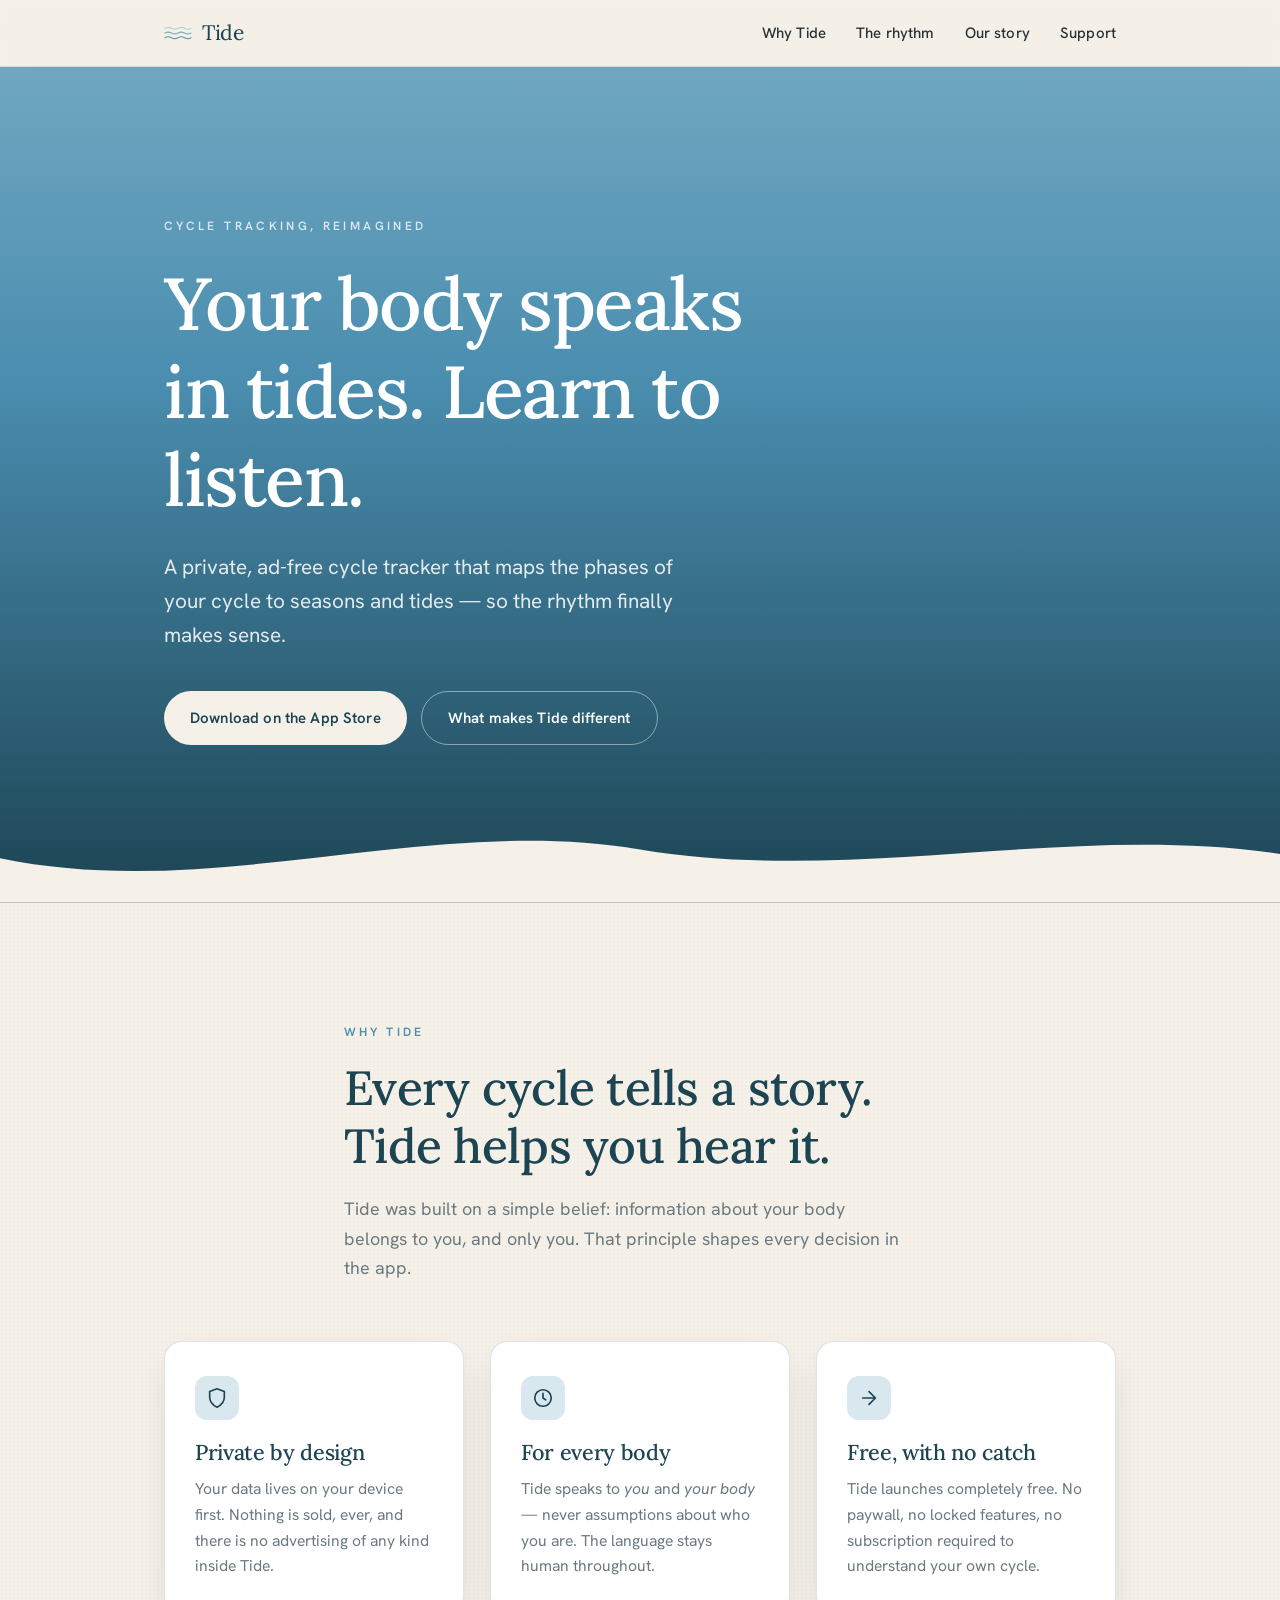
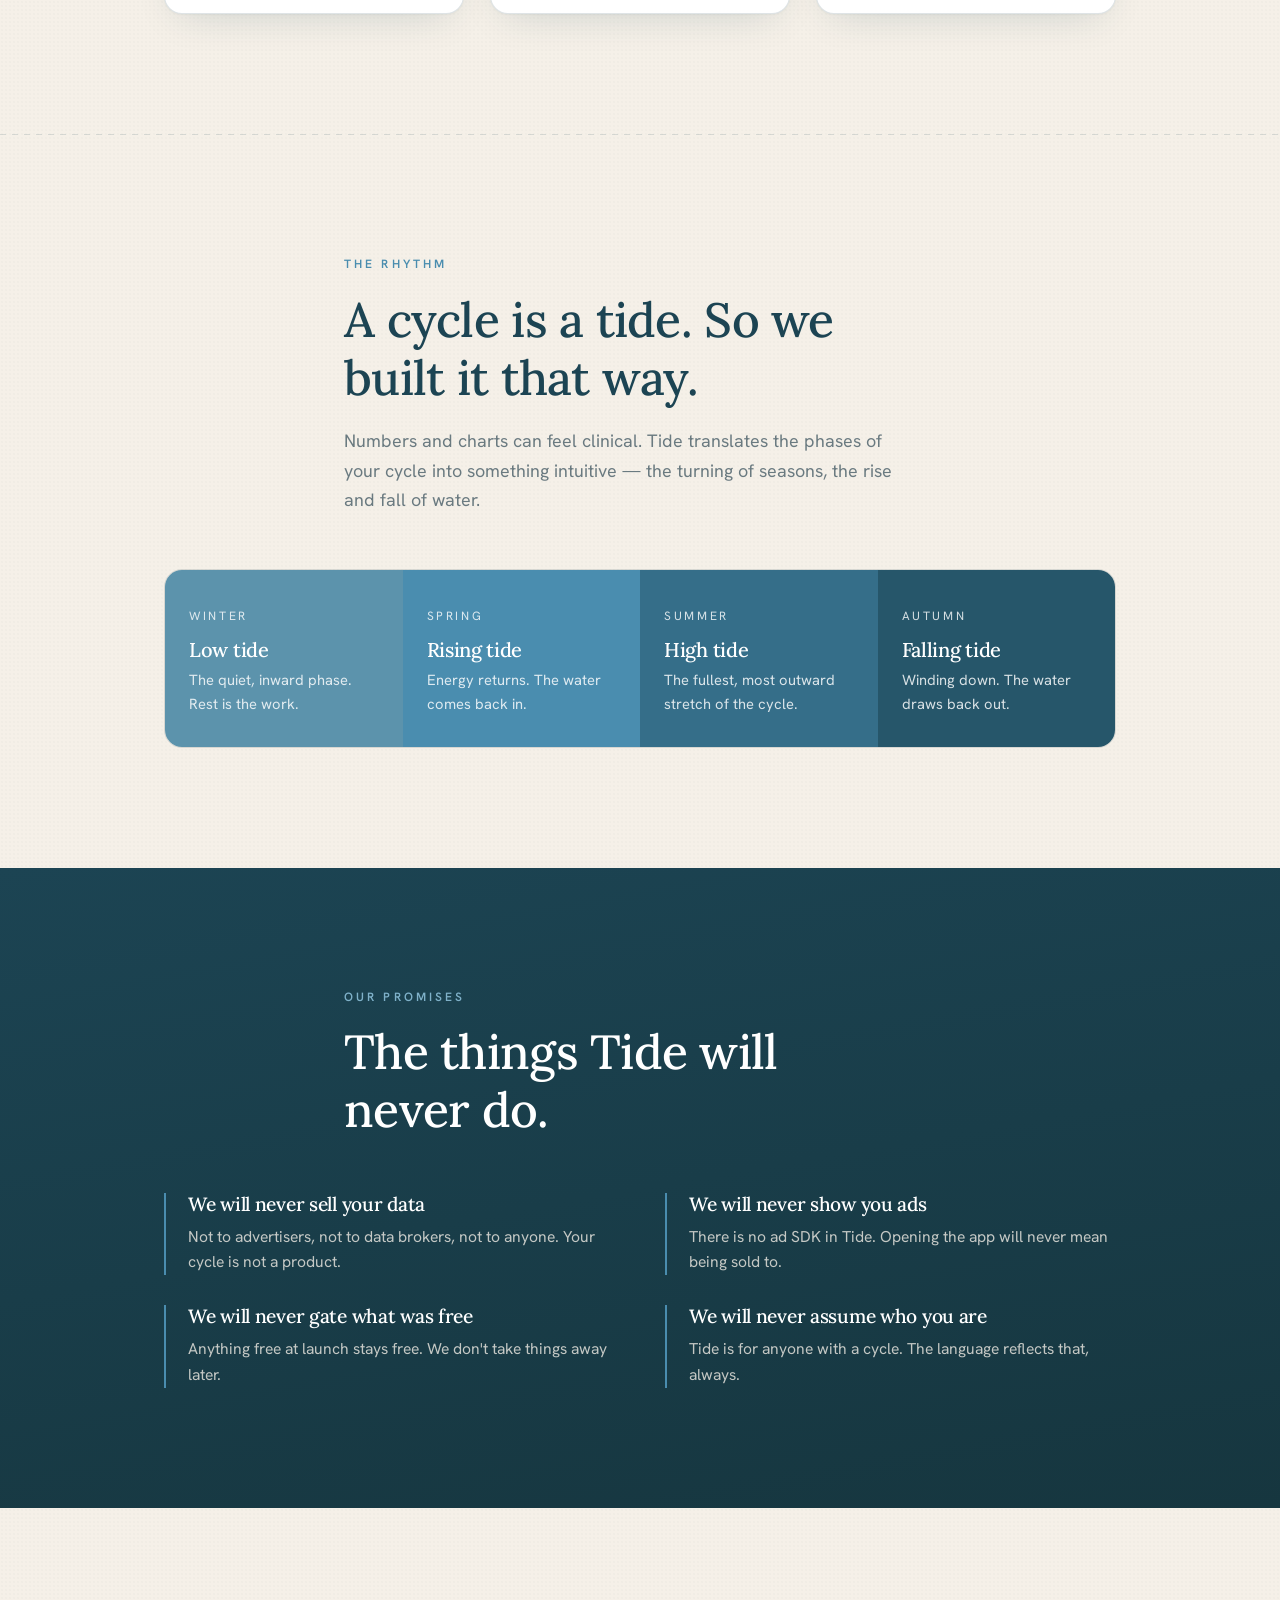
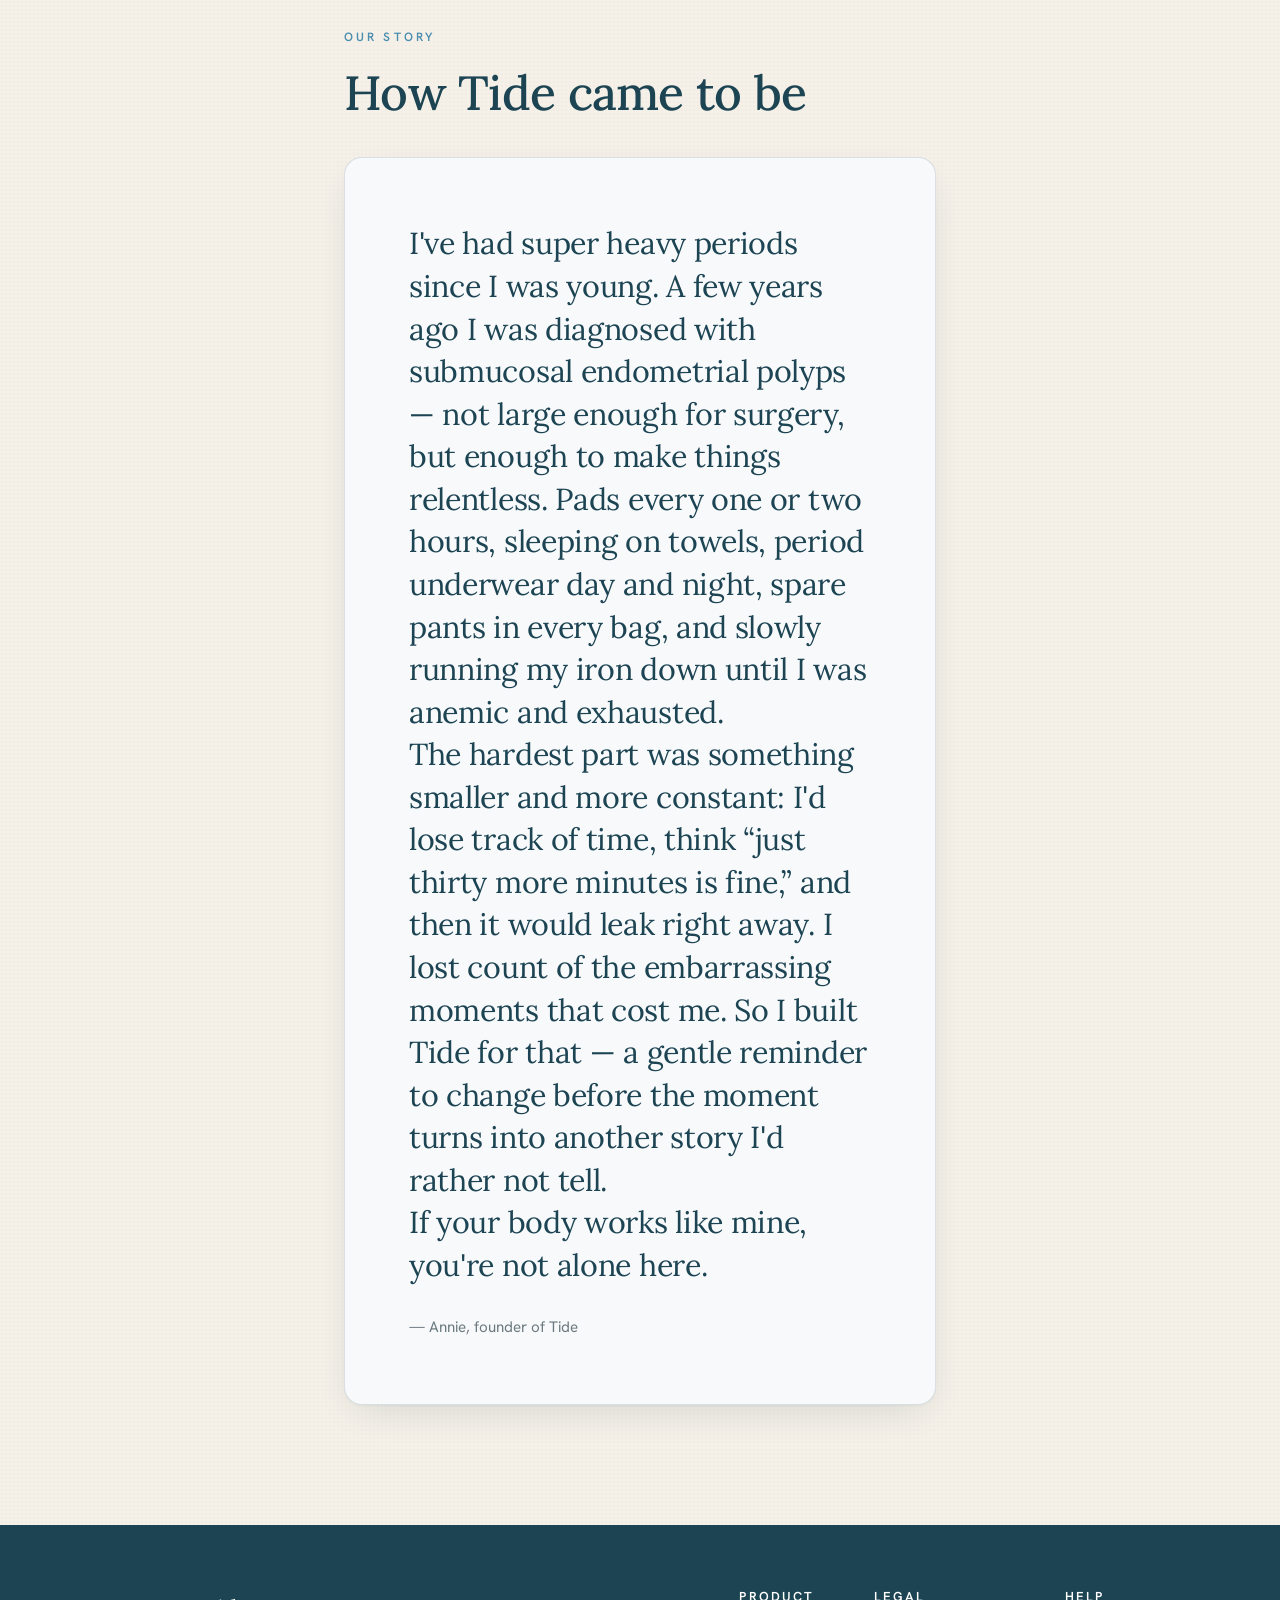
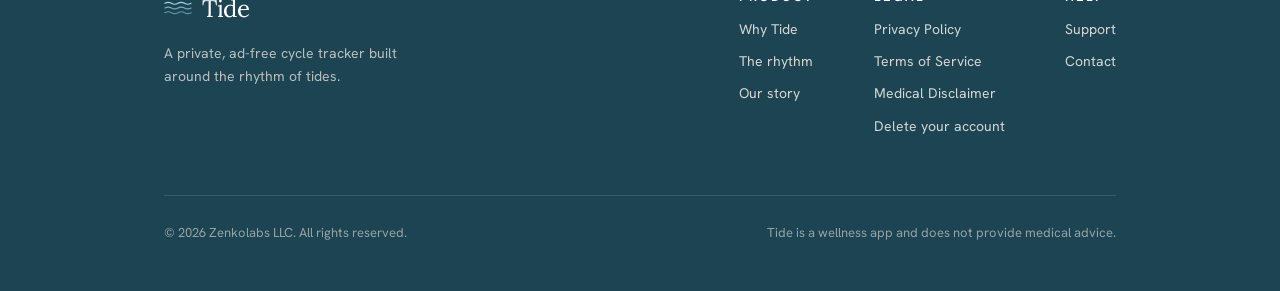
<file: index.html>
<!DOCTYPE html>
<html lang="en">
<head>
<meta charset="UTF-8">
<meta name="viewport" content="width=device-width, initial-scale=1">
<title>Tide — Your body speaks in tides. Learn to listen.</title>
<meta name="description" content="Tide is a private, ad-free cycle tracker built around the rhythm of your body. Your body speaks in tides — Tide helps you listen. No ads. No data selling. Free.">
<meta property="og:title" content="Tide — Your body speaks in tides. Learn to listen.">
<meta property="og:description" content="A private, ad-free cycle tracker. Your body speaks in tides — Tide helps you listen.">
<meta property="og:type" content="website">
<meta name="theme-color" content="#7BAFB8">
<link rel="icon" type="image/x-icon" href="/favicon.ico">
<link rel="icon" type="image/png" sizes="32x32" href="/favicon-32x32.png">
<link rel="icon" type="image/png" sizes="16x16" href="/favicon-16x16.png">
<link rel="apple-touch-icon" sizes="180x180" href="/apple-touch-icon.png">
<link rel="manifest" href="/site.webmanifest">
<script>document.documentElement.className+=' js';</script>
<link rel="stylesheet" href="assets/styles.css">
</head>
<body>

<nav class="nav">
  <div class="wrap nav-inner">
    <a href="index.html" class="brand" aria-label="Tide home">
      <svg width="28" height="14" viewBox="0 0 60 30" fill="none">
        <path d="M2 5 Q 9 1 16 5 T 30 5 T 44 5 T 58 5" stroke="#ACD4DC" stroke-width="2.5" fill="none" stroke-linecap="round"/>
        <path d="M2 15 Q 9 11 16 15 T 30 15 T 44 15 T 58 15" stroke="#7BAFB8" stroke-width="2.5" fill="none" stroke-linecap="round"/>
        <path d="M2 25 Q 9 21 16 25 T 30 25 T 44 25 T 58 25" stroke="#5F96A8" stroke-width="2.5" fill="none" stroke-linecap="round"/>
      </svg>
      Tide
    </a>
    <div class="nav-links">
      <a href="#philosophy" class="hide-sm">Why Tide</a>
      <a href="#rhythm" class="hide-sm">The rhythm</a>
      <a href="#story" class="hide-sm">Our story</a>
      <a href="support.html">Support</a>
    </div>
  </div>
</nav>

<header class="hero">
  <div class="drift" aria-hidden="true">
    <span style="left:8%;  width:14px; height:14px; animation-duration:19s;"></span>
    <span style="left:22%; width:8px;  height:8px;  animation-duration:24s; animation-delay:3s;"></span>
    <span style="left:46%; width:18px; height:18px; animation-duration:22s; animation-delay:1s;"></span>
    <span style="left:68%; width:10px; height:10px; animation-duration:27s; animation-delay:5s;"></span>
    <span style="left:84%; width:13px; height:13px; animation-duration:21s; animation-delay:2s;"></span>
  </div>
  <div class="wrap">
    <p class="eyebrow">Cycle tracking, reimagined</p>
    <h1>Your body speaks in tides. Learn to listen.</h1>
    <p class="lede">A private, ad-free cycle tracker that maps the phases of your cycle to seasons and tides — so the rhythm finally makes sense.</p>
    <div class="hero-cta">
      <!-- TODO: replace href="#" with the real App Store URL once available -->
      <a href="#" class="btn btn-primary">Download on the App Store</a>
      <a href="#philosophy" class="btn btn-ghost">What makes Tide different</a>
    </div>
  </div>
  <svg class="hero-wave" viewBox="0 0 1440 110" preserveAspectRatio="none" aria-hidden="true">
    <path d="M0,60 C240,110 480,10 720,50 C960,90 1200,20 1440,55 L1440,110 L0,110 Z"></path>
  </svg>
</header>

<!-- PHILOSOPHY -->
<section id="philosophy">
  <div class="wrap narrow reveal">
    <p class="section-eyebrow">Why Tide</p>
    <h2 class="section-title">Every cycle tells a story. Tide helps you hear it.</h2>
    <p class="section-lead">Tide was built on a simple belief: information about your body belongs to you, and only you. That principle shapes every decision in the app.</p>
  </div>
  <div class="wrap">
    <div class="features">
      <div class="feature reveal">
        <div class="ic">
          <svg width="22" height="22" viewBox="0 0 24 24" fill="none"><path d="M12 2 4 5v6c0 5 3.5 9 8 11 4.5-2 8-6 8-11V5l-8-3Z" stroke="currentColor" stroke-width="1.8" stroke-linejoin="round"/></svg>
        </div>
        <h3>Private by design</h3>
        <p>Your data lives on your device first. Nothing is sold, ever, and there is no advertising of any kind inside Tide.</p>
      </div>
      <div class="feature reveal">
        <div class="ic">
          <svg width="22" height="22" viewBox="0 0 24 24" fill="none"><circle cx="12" cy="12" r="9" stroke="currentColor" stroke-width="1.8"/><path d="M12 7v5l3 2" stroke="currentColor" stroke-width="1.8" stroke-linecap="round"/></svg>
        </div>
        <h3>For every body</h3>
        <p>Tide speaks to <em>you</em> and <em>your body</em> — never assumptions about who you are. The language stays human throughout.</p>
      </div>
      <div class="feature reveal">
        <div class="ic">
          <svg width="22" height="22" viewBox="0 0 24 24" fill="none"><path d="M5 12h14M12 5l7 7-7 7" stroke="currentColor" stroke-width="1.8" stroke-linecap="round" stroke-linejoin="round"/></svg>
        </div>
        <h3>Free, with no catch</h3>
        <p>Tide launches completely free. No paywall, no locked features, no subscription required to understand your own cycle.</p>
      </div>
    </div>
  </div>
</section>

<hr class="tideline">

<!-- RHYTHM / PHASE MAPPING -->
<section id="rhythm">
  <div class="wrap narrow reveal">
    <p class="section-eyebrow">The rhythm</p>
    <h2 class="section-title">A cycle is a tide. So we built it that way.</h2>
    <p class="section-lead">Numbers and charts can feel clinical. Tide translates the phases of your cycle into something intuitive — the turning of seasons, the rise and fall of water.</p>
  </div>
  <div class="wrap reveal">
    <div class="phases">
      <div class="phase">
        <span>Winter</span>
        <h4>Low tide</h4>
        <p>The quiet, inward phase. Rest is the work.</p>
      </div>
      <div class="phase">
        <span>Spring</span>
        <h4>Rising tide</h4>
        <p>Energy returns. The water comes back in.</p>
      </div>
      <div class="phase">
        <span>Summer</span>
        <h4>High tide</h4>
        <p>The fullest, most outward stretch of the cycle.</p>
      </div>
      <div class="phase">
        <span>Autumn</span>
        <h4>Falling tide</h4>
        <p>Winding down. The water draws back out.</p>
      </div>
    </div>
  </div>
</section>

<!-- ETHOS BAND -->
<section class="band">
  <div class="wrap narrow reveal">
    <p class="section-eyebrow">Our promises</p>
    <h2 class="section-title">The things Tide will never do.</h2>
  </div>
  <div class="wrap">
    <div class="pledge">
      <div class="item reveal"><h3>We will never sell your data</h3><p>Not to advertisers, not to data brokers, not to anyone. Your cycle is not a product.</p></div>
      <div class="item reveal"><h3>We will never show you ads</h3><p>There is no ad SDK in Tide. Opening the app will never mean being sold to.</p></div>
      <div class="item reveal"><h3>We will never gate what was free</h3><p>Anything free at launch stays free. We don't take things away later.</p></div>
      <div class="item reveal"><h3>We will never assume who you are</h3><p>Tide is for anyone with a cycle. The language reflects that, always.</p></div>
    </div>
  </div>
</section>

<!-- FOUNDER STORY -->
<section id="story">
  <div class="wrap narrow">
    <p class="section-eyebrow reveal">Our story</p>
    <h2 class="section-title reveal" style="margin-bottom:36px;">How Tide came to be</h2>
    <div class="founder reveal">
      <p class="quote">I've had super heavy periods since I was young. A few years ago I was diagnosed with submucosal endometrial polyps — not large enough for surgery, but enough to make things relentless. Pads every one or two hours, sleeping on towels, period underwear day and night, spare pants in every bag, and slowly running my iron down until I was anemic and exhausted.</p>
      <p class="quote">The hardest part was something smaller and more constant: I'd lose track of time, think &ldquo;just thirty more minutes is fine,&rdquo; and then it would leak right away. I lost count of the embarrassing moments that cost me. So I built Tide for that — a gentle reminder to change before the moment turns into another story I'd rather not tell.</p>
      <p class="quote">If your body works like mine, you're not alone here.</p>
      <p class="sig">— Annie, founder of Tide</p>
    </div>
  </div>
</section>

<footer class="footer">
  <div class="wrap">
    <div class="footer-top">
      <div>
        <a href="index.html" class="brand" style="font-size:24px;">
          <svg width="28" height="14" viewBox="0 0 60 30" fill="none">
            <path d="M2 5 Q 9 1 16 5 T 30 5 T 44 5 T 58 5" stroke="#ACD4DC" stroke-width="2.5" fill="none" stroke-linecap="round"/>
            <path d="M2 15 Q 9 11 16 15 T 30 15 T 44 15 T 58 15" stroke="#7BAFB8" stroke-width="2.5" fill="none" stroke-linecap="round"/>
            <path d="M2 25 Q 9 21 16 25 T 30 25 T 44 25 T 58 25" stroke="#5F96A8" stroke-width="2.5" fill="none" stroke-linecap="round"/>
          </svg>
          Tide
        </a>
        <p style="margin-top:14px; max-width:34ch;">A private, ad-free cycle tracker built around the rhythm of tides.</p>
      </div>
      <div class="footer-cols">
        <div>
          <h4>Product</h4>
          <ul>
            <li><a href="index.html#philosophy">Why Tide</a></li>
            <li><a href="index.html#rhythm">The rhythm</a></li>
            <li><a href="index.html#story">Our story</a></li>
          </ul>
        </div>
        <div>
          <h4>Legal</h4>
          <ul>
            <li><a href="privacy.html">Privacy Policy</a></li>
            <li><a href="terms.html">Terms of Service</a></li>
            <li><a href="medical-disclaimer.html">Medical Disclaimer</a></li>
            <li><a href="delete-account.html">Delete your account</a></li>
          </ul>
        </div>
        <div>
          <h4>Help</h4>
          <ul>
            <li><a href="support.html">Support</a></li>
            <li><a href="support.html#contact">Contact</a></li>
          </ul>
        </div>
      </div>
    </div>
    <div class="footer-bottom">
      <span>© <span id="yr"></span> Zenkolabs LLC. All rights reserved.</span>
      <span>Tide is a wellness app and does not provide medical advice.</span>
    </div>
  </div>
</footer>

<script>
  document.getElementById('yr').textContent = new Date().getFullYear();
  const els = document.querySelectorAll('.reveal');
  const io = new IntersectionObserver((es)=>{
    es.forEach(e=>{ if(e.isIntersecting){ e.target.classList.add('in'); io.unobserve(e.target);} });
  }, { threshold: 0.12 });
  els.forEach(el=>io.observe(el));
  // failsafe: never leave content hidden if the observer doesn't fire
  window.addEventListener('load', ()=> setTimeout(()=>{
    els.forEach(el=>{ if(!el.classList.contains('in')){
      const r = el.getBoundingClientRect();
      if (r.top < window.innerHeight) el.classList.add('in');
    }});
  }, 600));
</script>
</body>
</html>
</file>
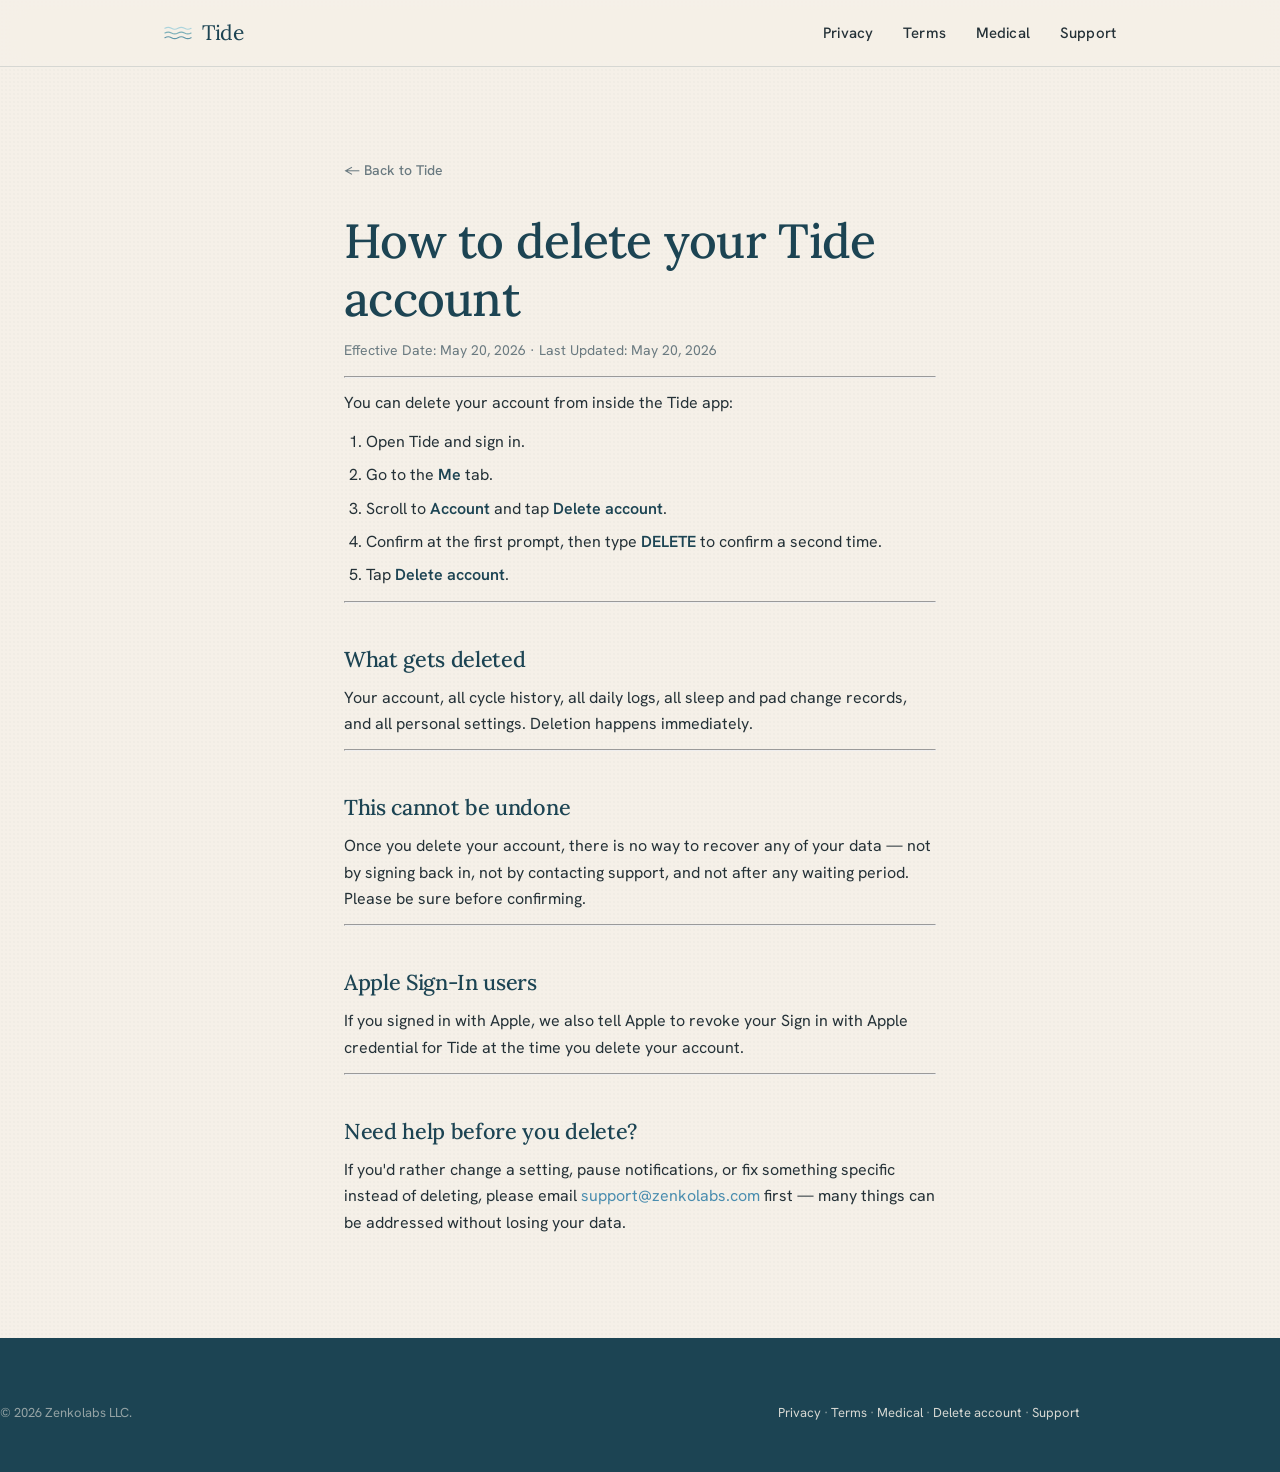
<file: delete-account.html>
<!DOCTYPE html>
<html lang="en">
<head>
<meta charset="UTF-8">
<meta name="viewport" content="width=device-width, initial-scale=1">
<title>Delete Account — Tide</title>
<meta name="description" content="How to Delete Your Tide Account for Tide, the private cycle tracker by Zenkolabs LLC.">
<meta name="theme-color" content="#7BAFB8">
<link rel="icon" type="image/x-icon" href="/favicon.ico">
<link rel="icon" type="image/png" sizes="32x32" href="/favicon-32x32.png">
<link rel="icon" type="image/png" sizes="16x16" href="/favicon-16x16.png">
<link rel="apple-touch-icon" sizes="180x180" href="/apple-touch-icon.png">
<link rel="manifest" href="/site.webmanifest">
<link rel="stylesheet" href="assets/styles.css">
</head>
<body>
<nav class="nav">
  <div class="wrap nav-inner">
    <a href="index.html" class="brand">
      <svg width="28" height="14" viewBox="0 0 60 30" fill="none">
        <path d="M2 5 Q 9 1 16 5 T 30 5 T 44 5 T 58 5" stroke="#ACD4DC" stroke-width="2.5" fill="none" stroke-linecap="round"/>
        <path d="M2 15 Q 9 11 16 15 T 30 15 T 44 15 T 58 15" stroke="#7BAFB8" stroke-width="2.5" fill="none" stroke-linecap="round"/>
        <path d="M2 25 Q 9 21 16 25 T 30 25 T 44 25 T 58 25" stroke="#5F96A8" stroke-width="2.5" fill="none" stroke-linecap="round"/>
      </svg>
      Tide
    </a>
    <div class="nav-links">
      <a href="privacy.html" class="hide-sm">Privacy</a>
      <a href="terms.html" class="hide-sm">Terms</a>
      <a href="medical-disclaimer.html" class="hide-sm">Medical</a>
      <a href="support.html">Support</a>
    </div>
  </div>
</nav>
<div class="doc">
  <div class="wrap narrow">
    <a href="index.html" class="back-home">← Back to Tide</a>
    <h1>How to delete your Tide account</h1>
    <p class="meta">Effective Date: May 20, 2026 · Last Updated: May 20, 2026</p>
    <hr />
<p>You can delete your account from inside the Tide app:</p>
<ol>
<li>Open Tide and sign in.</li>
<li>Go to the <strong>Me</strong> tab.</li>
<li>Scroll to <strong>Account</strong> and tap <strong>Delete account</strong>.</li>
<li>Confirm at the first prompt, then type <strong>DELETE</strong> to confirm a second time.</li>
<li>Tap <strong>Delete account</strong>.</li>
</ol>
<hr />
<h2>What gets deleted</h2>
<p>Your account, all cycle history, all daily logs, all sleep and pad change records, and all personal settings. Deletion happens immediately.</p>
<hr />
<h2>This cannot be undone</h2>
<p>Once you delete your account, there is no way to recover any of your data — not by signing back in, not by contacting support, and not after any waiting period. Please be sure before confirming.</p>
<hr />
<h2>Apple Sign-In users</h2>
<p>If you signed in with Apple, we also tell Apple to revoke your Sign in with Apple credential for Tide at the time you delete your account.</p>
<hr />
<h2>Need help before you delete?</h2>
<p>If you'd rather change a setting, pause notifications, or fix something specific instead of deleting, please email <a href="mailto:support@zenkolabs.com">support@zenkolabs.com</a> first — many things can be addressed without losing your data.</p>
  </div>
</div>
<footer class="footer">
  <div class="wrap footer-bottom" style="border:0; margin:0; padding:0;">
    <span>© <span id="yr"></span> Zenkolabs LLC.</span>
    <span><a href="privacy.html">Privacy</a> · <a href="terms.html">Terms</a> · <a href="medical-disclaimer.html">Medical</a> · <a href="delete-account.html">Delete account</a> · <a href="support.html">Support</a></span>
  </div>
</footer>
<script>document.getElementById('yr').textContent=new Date().getFullYear();</script>
</body>
</html>
</file>
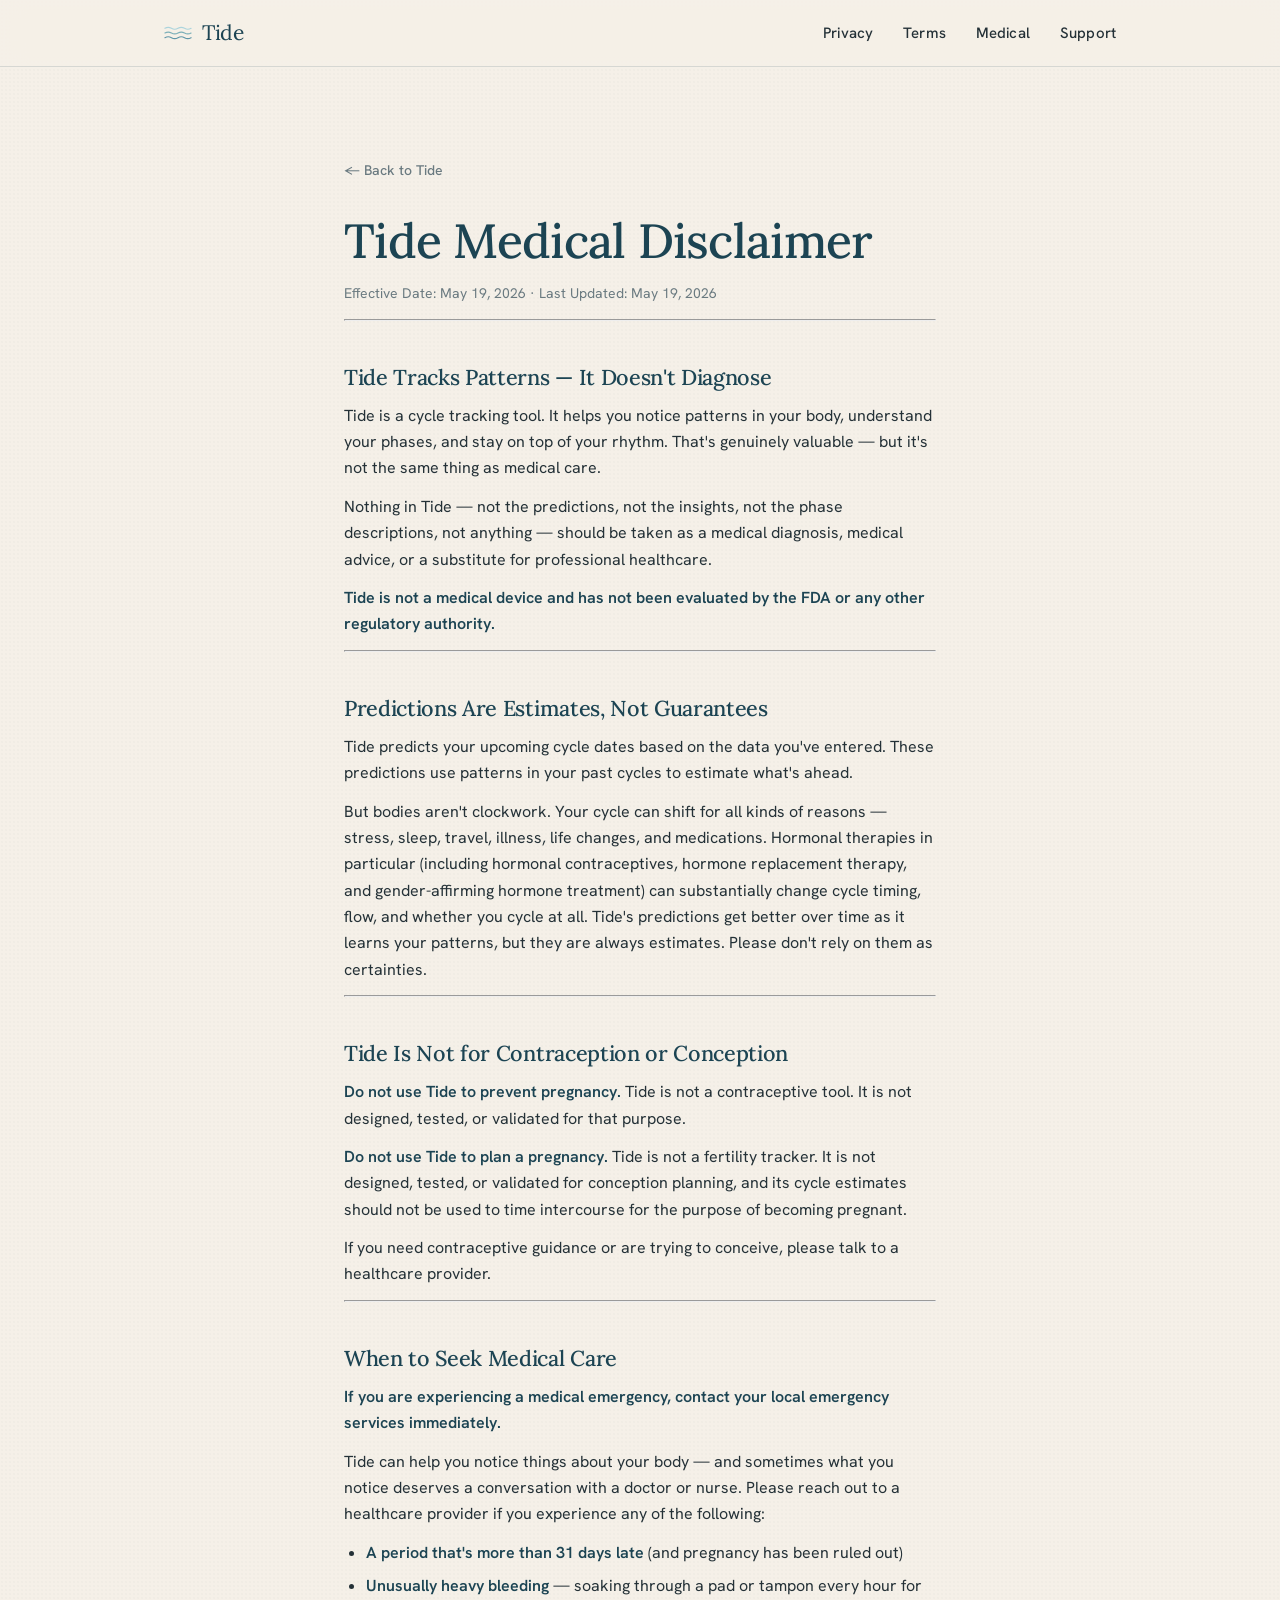
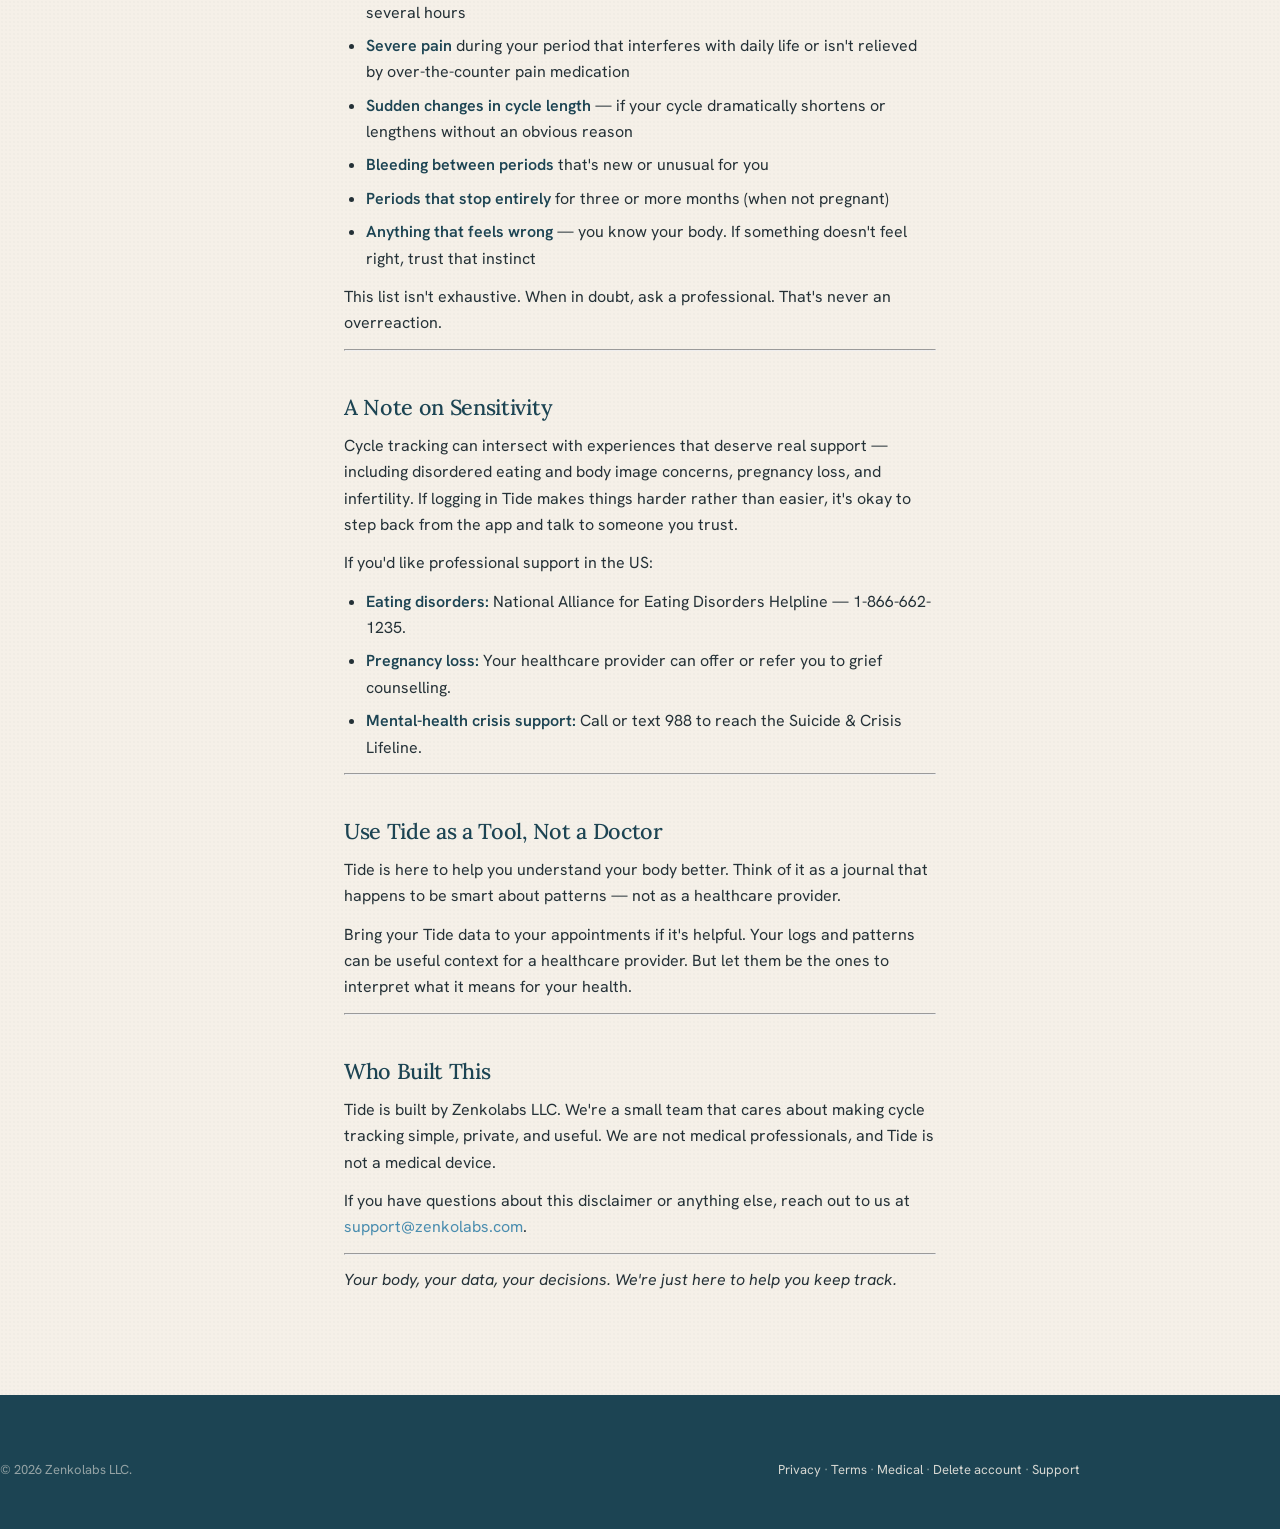
<file: medical-disclaimer.html>
<!DOCTYPE html>
<html lang="en">
<head>
<meta charset="UTF-8">
<meta name="viewport" content="width=device-width, initial-scale=1">
<title>Medical Disclaimer — Tide</title>
<meta name="description" content="Tide Medical Disclaimer for Tide, the private cycle tracker by Zenkolabs LLC.">
<meta name="theme-color" content="#7BAFB8">
<link rel="icon" type="image/x-icon" href="/favicon.ico">
<link rel="icon" type="image/png" sizes="32x32" href="/favicon-32x32.png">
<link rel="icon" type="image/png" sizes="16x16" href="/favicon-16x16.png">
<link rel="apple-touch-icon" sizes="180x180" href="/apple-touch-icon.png">
<link rel="manifest" href="/site.webmanifest">
<link rel="stylesheet" href="assets/styles.css">
</head>
<body>
<nav class="nav">
  <div class="wrap nav-inner">
    <a href="index.html" class="brand">
      <svg width="28" height="14" viewBox="0 0 60 30" fill="none">
        <path d="M2 5 Q 9 1 16 5 T 30 5 T 44 5 T 58 5" stroke="#ACD4DC" stroke-width="2.5" fill="none" stroke-linecap="round"/>
        <path d="M2 15 Q 9 11 16 15 T 30 15 T 44 15 T 58 15" stroke="#7BAFB8" stroke-width="2.5" fill="none" stroke-linecap="round"/>
        <path d="M2 25 Q 9 21 16 25 T 30 25 T 44 25 T 58 25" stroke="#5F96A8" stroke-width="2.5" fill="none" stroke-linecap="round"/>
      </svg>
      Tide
    </a>
    <div class="nav-links">
      <a href="privacy.html" class="hide-sm">Privacy</a>
      <a href="terms.html" class="hide-sm">Terms</a>
      <a href="medical-disclaimer.html" class="hide-sm">Medical</a>
      <a href="support.html">Support</a>
    </div>
  </div>
</nav>
<div class="doc">
  <div class="wrap narrow">
    <a href="index.html" class="back-home">← Back to Tide</a>
    <h1>Tide Medical Disclaimer</h1>
    <p class="meta">Effective Date: May 19, 2026 · Last Updated: May 19, 2026</p>
    <hr />
<h2>Tide Tracks Patterns — It Doesn't Diagnose</h2>
<p>Tide is a cycle tracking tool. It helps you notice patterns in your body, understand your phases, and stay on top of your rhythm. That's genuinely valuable — but it's not the same thing as medical care.</p>
<p>Nothing in Tide — not the predictions, not the insights, not the phase descriptions, not anything — should be taken as a medical diagnosis, medical advice, or a substitute for professional healthcare.</p>
<p><strong>Tide is not a medical device and has not been evaluated by the FDA or any other regulatory authority.</strong></p>
<hr />
<h2>Predictions Are Estimates, Not Guarantees</h2>
<p>Tide predicts your upcoming cycle dates based on the data you've entered. These predictions use patterns in your past cycles to estimate what's ahead.</p>
<p>But bodies aren't clockwork. Your cycle can shift for all kinds of reasons — stress, sleep, travel, illness, life changes, and medications. Hormonal therapies in particular (including hormonal contraceptives, hormone replacement therapy, and gender-affirming hormone treatment) can substantially change cycle timing, flow, and whether you cycle at all. Tide's predictions get better over time as it learns your patterns, but they are always estimates. Please don't rely on them as certainties.</p>
<hr />
<h2>Tide Is Not for Contraception or Conception</h2>
<p><strong>Do not use Tide to prevent pregnancy.</strong> Tide is not a contraceptive tool. It is not designed, tested, or validated for that purpose.</p>
<p><strong>Do not use Tide to plan a pregnancy.</strong> Tide is not a fertility tracker. It is not designed, tested, or validated for conception planning, and its cycle estimates should not be used to time intercourse for the purpose of becoming pregnant.</p>
<p>If you need contraceptive guidance or are trying to conceive, please talk to a healthcare provider.</p>
<hr />
<h2>When to Seek Medical Care</h2>
<p><strong>If you are experiencing a medical emergency, contact your local emergency services immediately.</strong></p>
<p>Tide can help you notice things about your body — and sometimes what you notice deserves a conversation with a doctor or nurse. Please reach out to a healthcare provider if you experience any of the following:</p>
<ul>
<li><strong>A period that's more than 31 days late</strong> (and pregnancy has been ruled out)</li>
<li><strong>Unusually heavy bleeding</strong> — soaking through a pad or tampon every hour for several hours</li>
<li><strong>Severe pain</strong> during your period that interferes with daily life or isn't relieved by over-the-counter pain medication</li>
<li><strong>Sudden changes in cycle length</strong> — if your cycle dramatically shortens or lengthens without an obvious reason</li>
<li><strong>Bleeding between periods</strong> that's new or unusual for you</li>
<li><strong>Periods that stop entirely</strong> for three or more months (when not pregnant)</li>
<li><strong>Anything that feels wrong</strong> — you know your body. If something doesn't feel right, trust that instinct</li>
</ul>
<p>This list isn't exhaustive. When in doubt, ask a professional. That's never an overreaction.</p>
<hr />
<h2>A Note on Sensitivity</h2>
<p>Cycle tracking can intersect with experiences that deserve real support — including disordered eating and body image concerns, pregnancy loss, and infertility. If logging in Tide makes things harder rather than easier, it's okay to step back from the app and talk to someone you trust.</p>
<p>If you'd like professional support in the US:</p>
<ul>
<li><strong>Eating disorders:</strong> National Alliance for Eating Disorders Helpline — 1-866-662-1235.</li>
<li><strong>Pregnancy loss:</strong> Your healthcare provider can offer or refer you to grief counselling.</li>
<li><strong>Mental-health crisis support:</strong> Call or text 988 to reach the Suicide &amp; Crisis Lifeline.</li>
</ul>
<hr />
<h2>Use Tide as a Tool, Not a Doctor</h2>
<p>Tide is here to help you understand your body better. Think of it as a journal that happens to be smart about patterns — not as a healthcare provider.</p>
<p>Bring your Tide data to your appointments if it's helpful. Your logs and patterns can be useful context for a healthcare provider. But let them be the ones to interpret what it means for your health.</p>
<hr />
<h2>Who Built This</h2>
<p>Tide is built by Zenkolabs LLC. We're a small team that cares about making cycle tracking simple, private, and useful. We are not medical professionals, and Tide is not a medical device.</p>
<p>If you have questions about this disclaimer or anything else, reach out to us at <a href="mailto:support@zenkolabs.com">support@zenkolabs.com</a>.</p>
<hr />
<p><em>Your body, your data, your decisions. We're just here to help you keep track.</em></p>
  </div>
</div>
<footer class="footer">
  <div class="wrap footer-bottom" style="border:0; margin:0; padding:0;">
    <span>© <span id="yr"></span> Zenkolabs LLC.</span>
    <span><a href="privacy.html">Privacy</a> · <a href="terms.html">Terms</a> · <a href="medical-disclaimer.html">Medical</a> · <a href="delete-account.html">Delete account</a> · <a href="support.html">Support</a></span>
  </div>
</footer>
<script>document.getElementById('yr').textContent=new Date().getFullYear();</script>
</body>
</html>
</file>
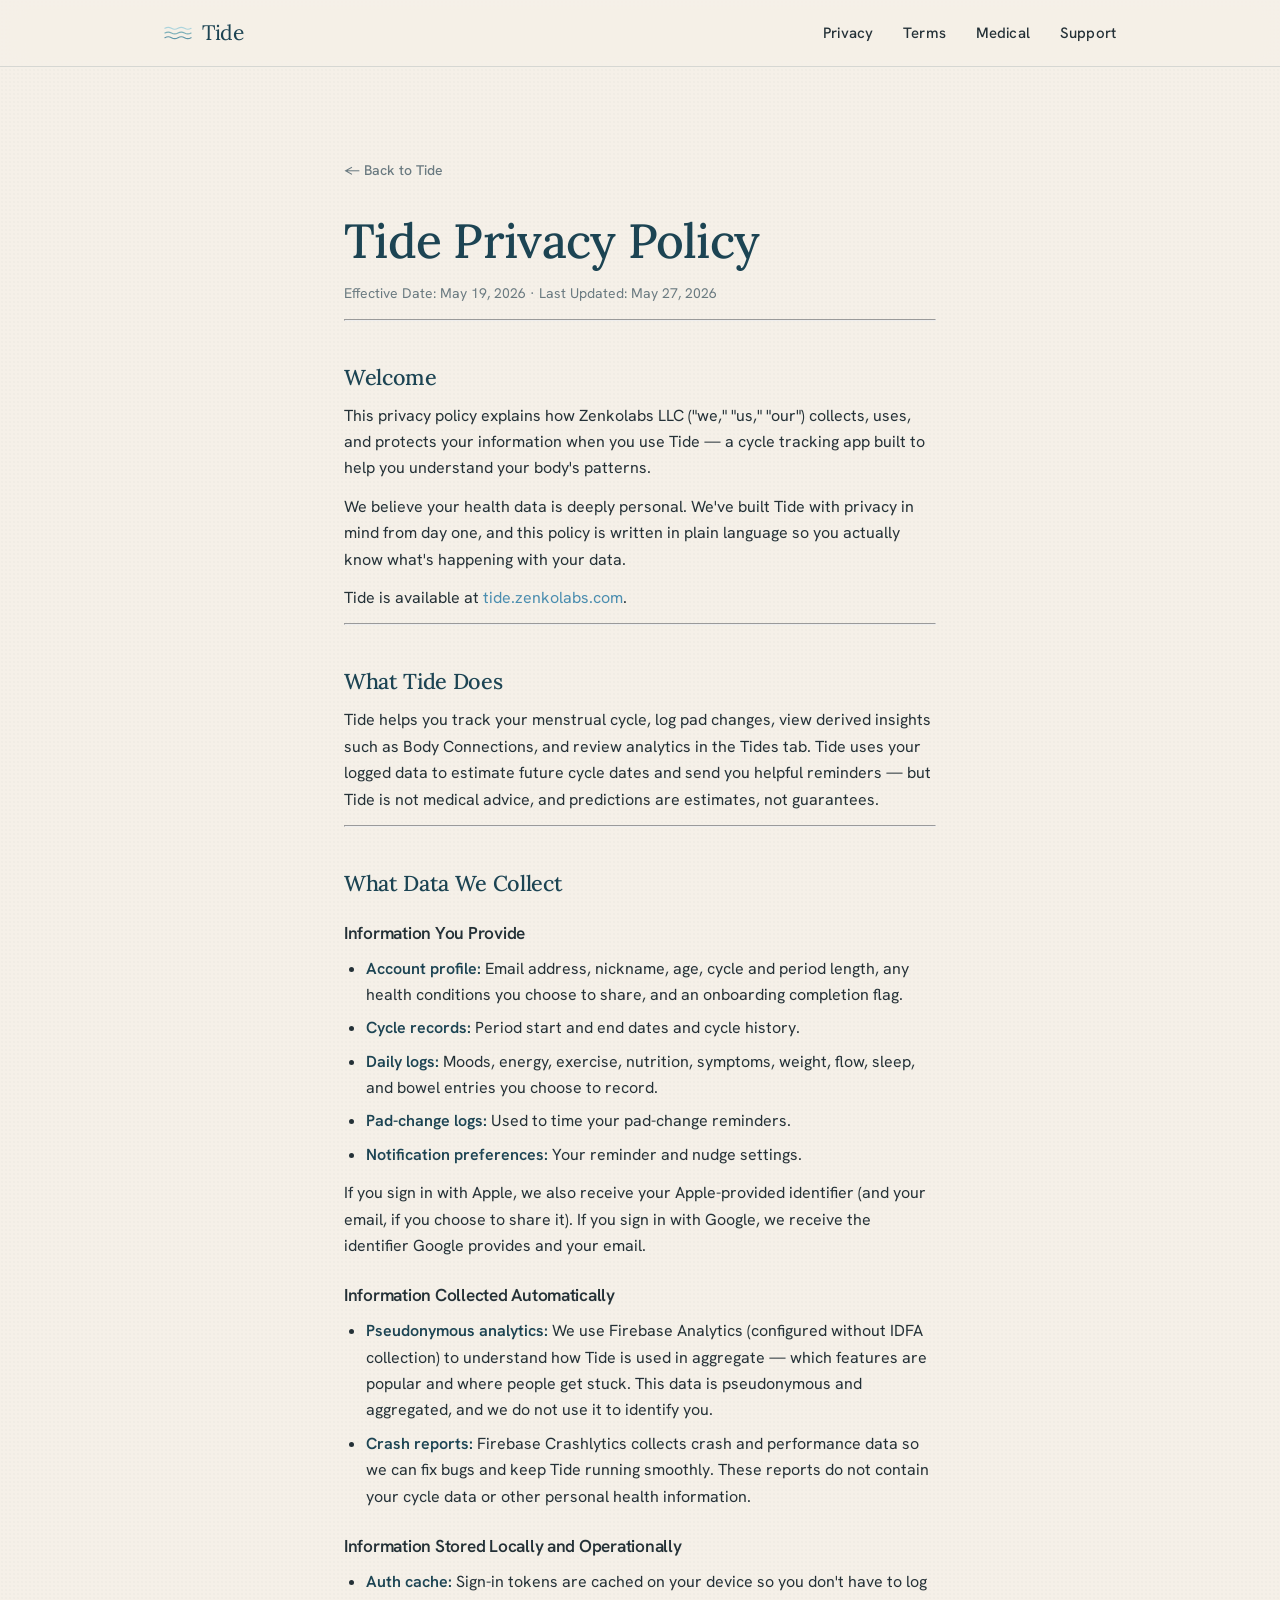
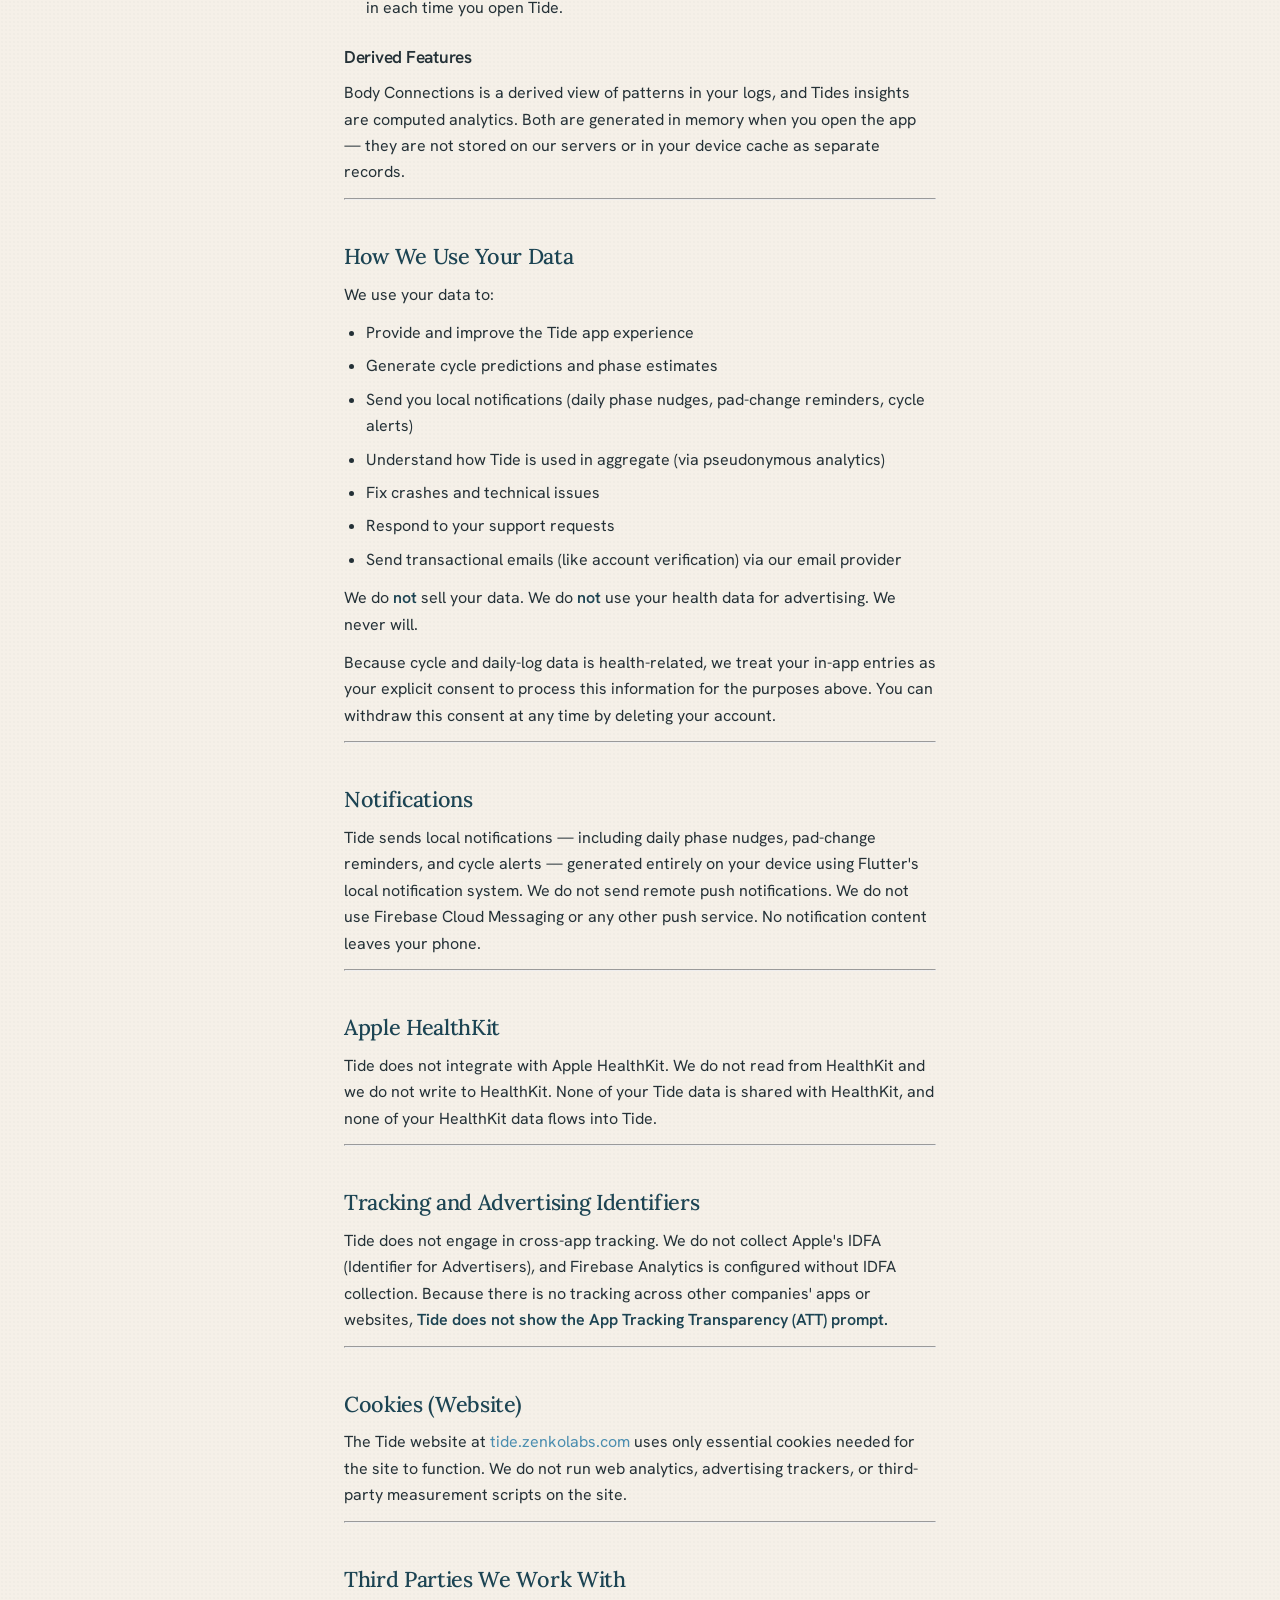
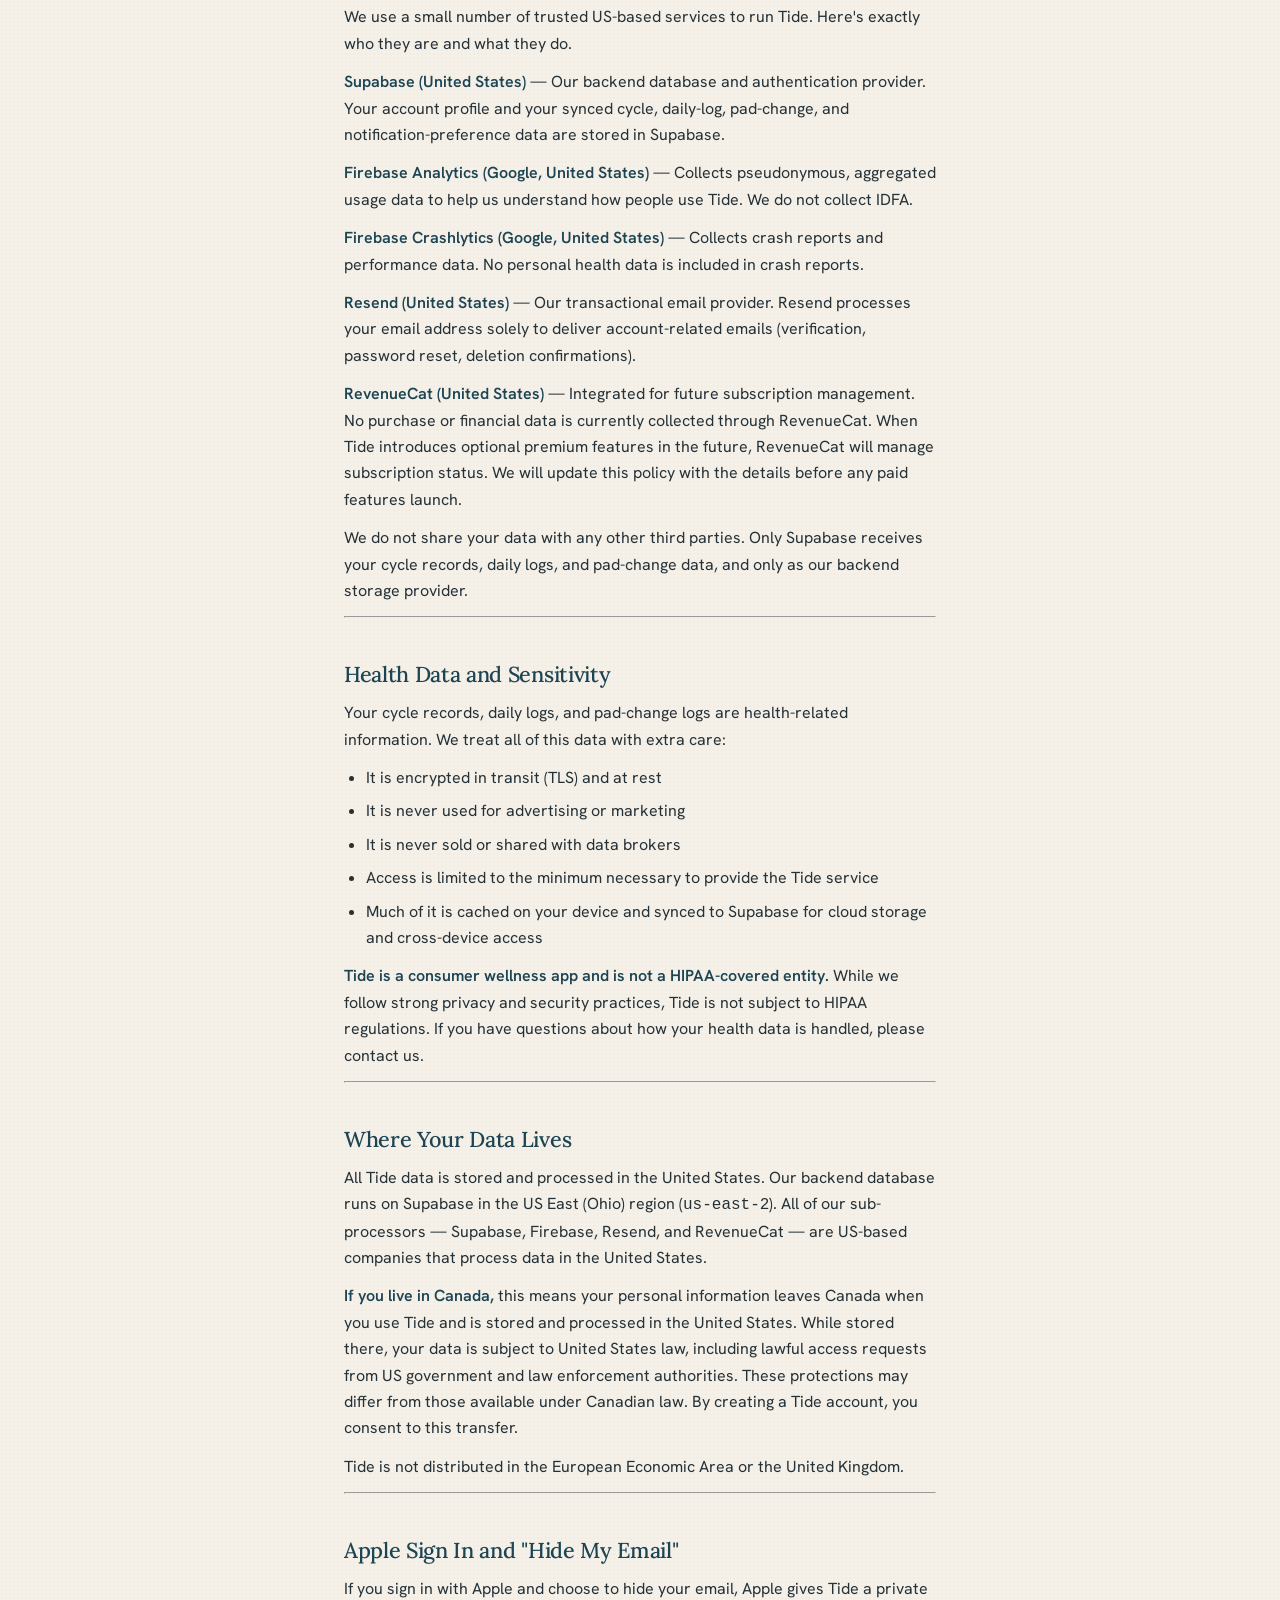
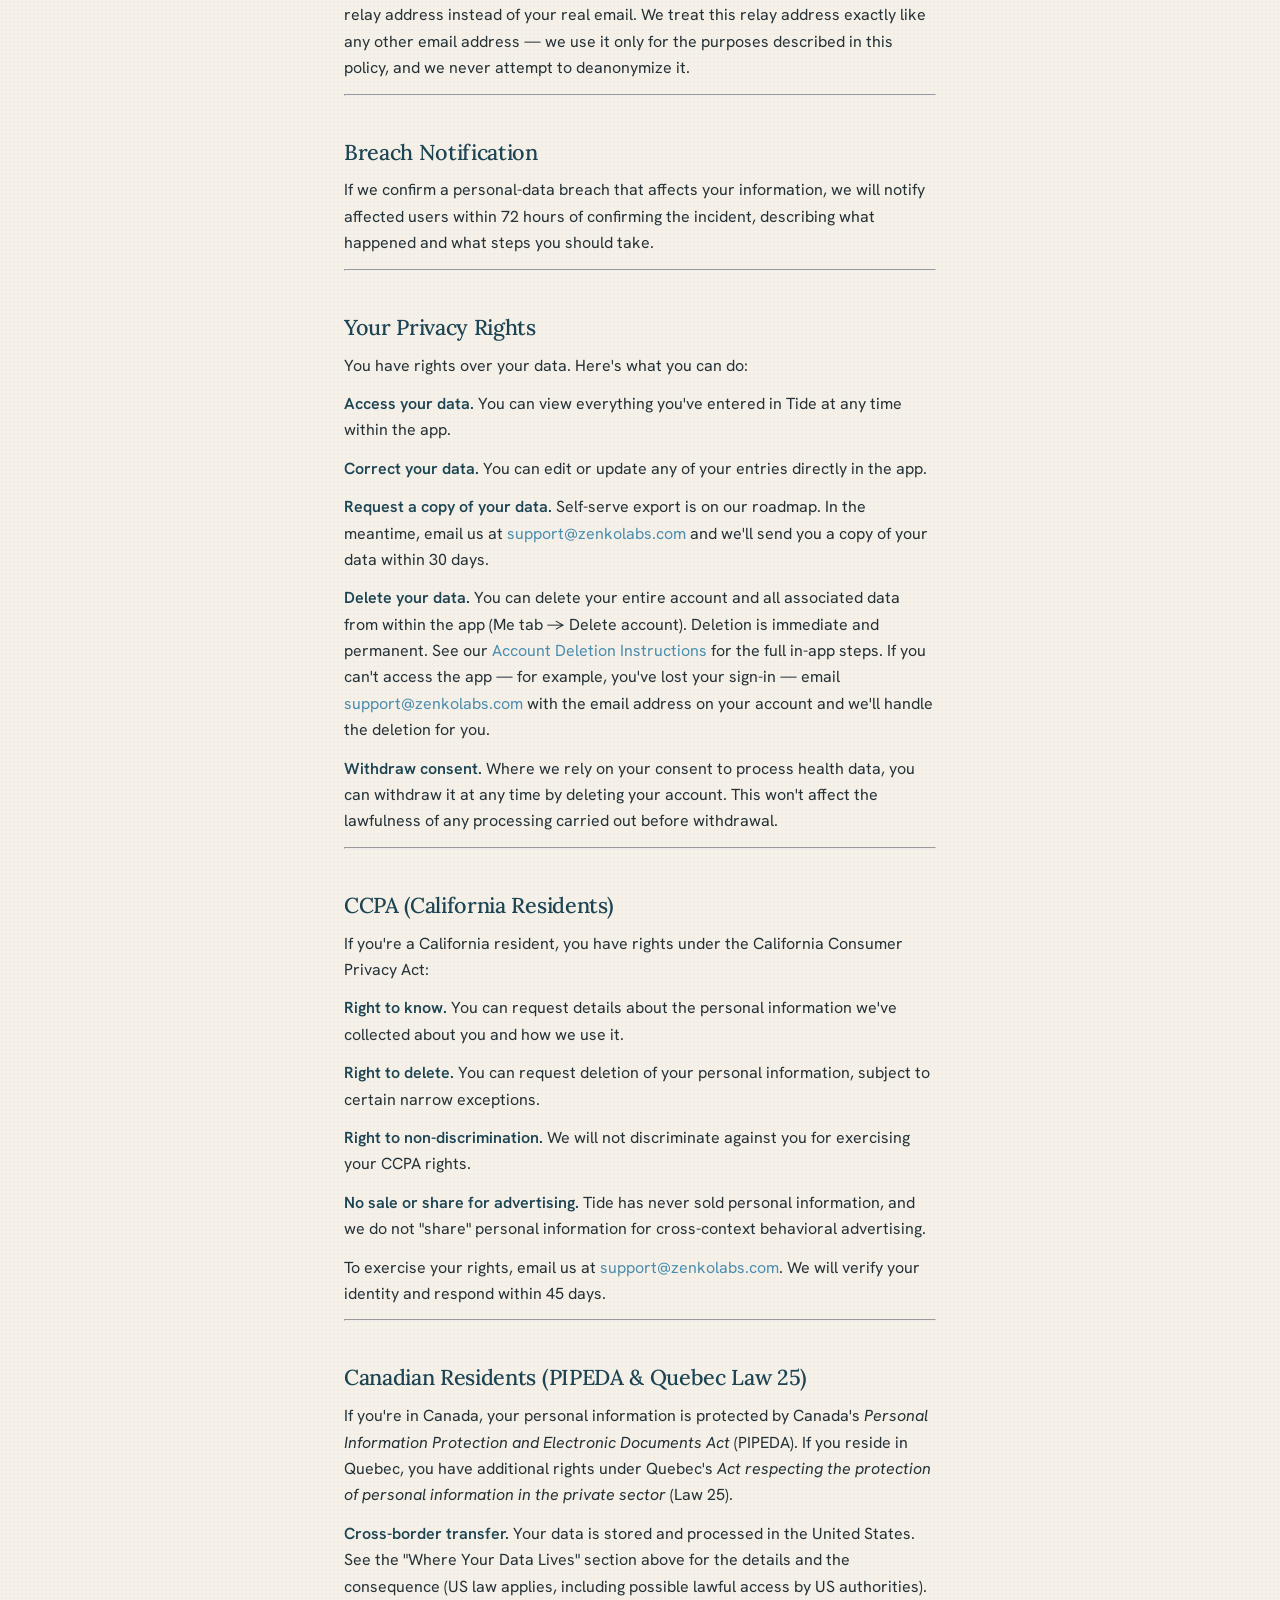
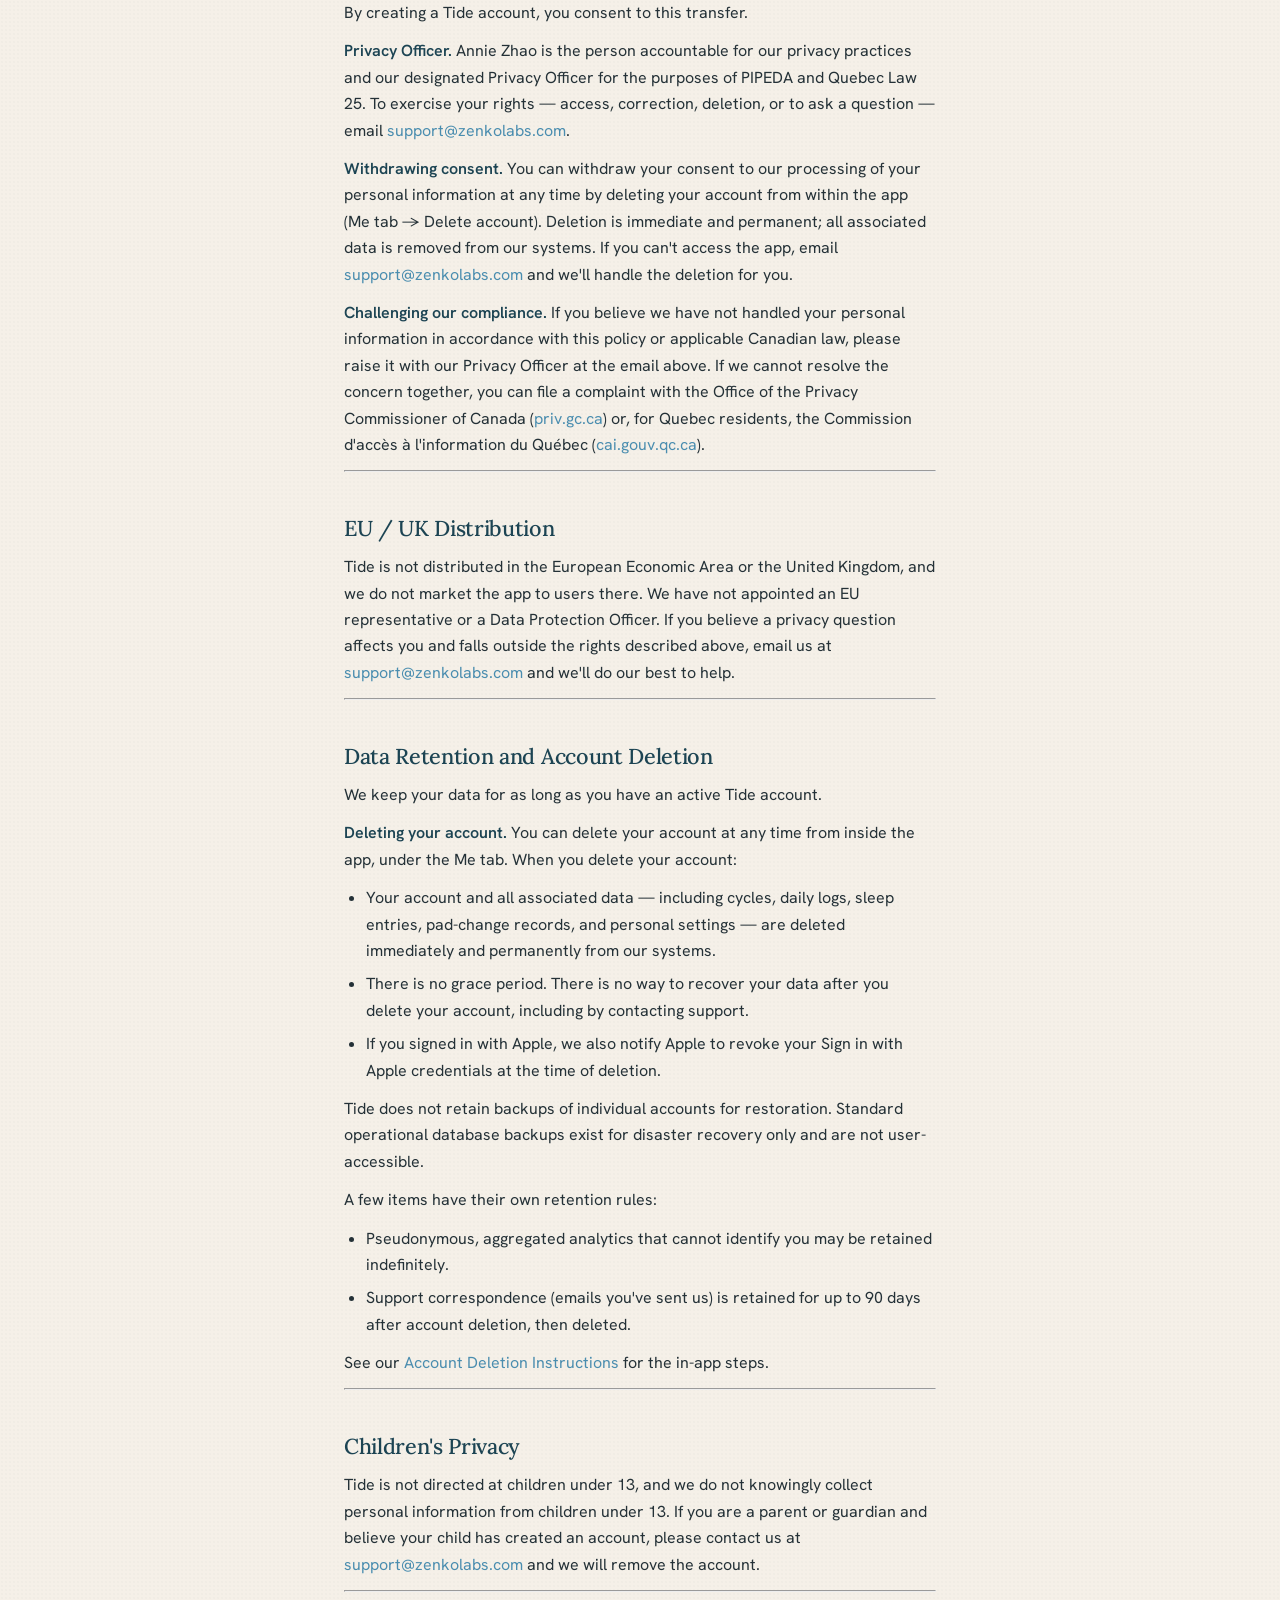
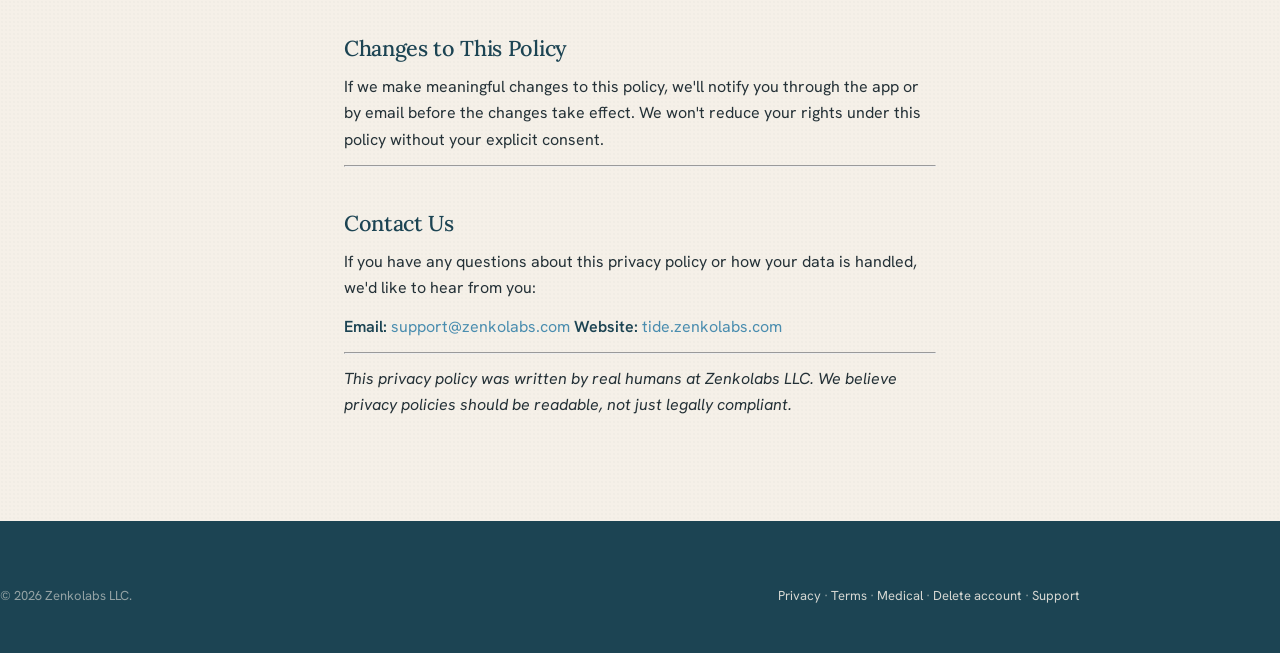
<file: privacy.html>
<!DOCTYPE html>
<html lang="en">
<head>
<meta charset="UTF-8">
<meta name="viewport" content="width=device-width, initial-scale=1">
<title>Privacy Policy — Tide</title>
<meta name="description" content="Tide Privacy Policy for Tide, the private cycle tracker by Zenkolabs LLC.">
<meta name="theme-color" content="#7BAFB8">
<link rel="icon" type="image/x-icon" href="/favicon.ico">
<link rel="icon" type="image/png" sizes="32x32" href="/favicon-32x32.png">
<link rel="icon" type="image/png" sizes="16x16" href="/favicon-16x16.png">
<link rel="apple-touch-icon" sizes="180x180" href="/apple-touch-icon.png">
<link rel="manifest" href="/site.webmanifest">
<link rel="stylesheet" href="assets/styles.css">
</head>
<body>
<nav class="nav">
  <div class="wrap nav-inner">
    <a href="index.html" class="brand">
      <svg width="28" height="14" viewBox="0 0 60 30" fill="none">
        <path d="M2 5 Q 9 1 16 5 T 30 5 T 44 5 T 58 5" stroke="#ACD4DC" stroke-width="2.5" fill="none" stroke-linecap="round"/>
        <path d="M2 15 Q 9 11 16 15 T 30 15 T 44 15 T 58 15" stroke="#7BAFB8" stroke-width="2.5" fill="none" stroke-linecap="round"/>
        <path d="M2 25 Q 9 21 16 25 T 30 25 T 44 25 T 58 25" stroke="#5F96A8" stroke-width="2.5" fill="none" stroke-linecap="round"/>
      </svg>
      Tide
    </a>
    <div class="nav-links">
      <a href="privacy.html" class="hide-sm">Privacy</a>
      <a href="terms.html" class="hide-sm">Terms</a>
      <a href="medical-disclaimer.html" class="hide-sm">Medical</a>
      <a href="support.html">Support</a>
    </div>
  </div>
</nav>
<div class="doc">
  <div class="wrap narrow">
    <a href="index.html" class="back-home">← Back to Tide</a>
    <h1>Tide Privacy Policy</h1>
    <p class="meta">Effective Date: May 19, 2026 · Last Updated: May 27, 2026</p>
    <hr />
<h2>Welcome</h2>
<p>This privacy policy explains how Zenkolabs LLC ("we," "us," "our") collects, uses, and protects your information when you use Tide — a cycle tracking app built to help you understand your body's patterns.</p>
<p>We believe your health data is deeply personal. We've built Tide with privacy in mind from day one, and this policy is written in plain language so you actually know what's happening with your data.</p>
<p>Tide is available at <a href="https://tide.zenkolabs.com">tide.zenkolabs.com</a>.</p>
<hr />
<h2>What Tide Does</h2>
<p>Tide helps you track your menstrual cycle, log pad changes, view derived insights such as Body Connections, and review analytics in the Tides tab. Tide uses your logged data to estimate future cycle dates and send you helpful reminders — but Tide is not medical advice, and predictions are estimates, not guarantees.</p>
<hr />
<h2>What Data We Collect</h2>
<h3>Information You Provide</h3>
<ul>
<li><strong>Account profile:</strong> Email address, nickname, age, cycle and period length, any health conditions you choose to share, and an onboarding completion flag.</li>
<li><strong>Cycle records:</strong> Period start and end dates and cycle history.</li>
<li><strong>Daily logs:</strong> Moods, energy, exercise, nutrition, symptoms, weight, flow, sleep, and bowel entries you choose to record.</li>
<li><strong>Pad-change logs:</strong> Used to time your pad-change reminders.</li>
<li><strong>Notification preferences:</strong> Your reminder and nudge settings.</li>
</ul>
<p>If you sign in with Apple, we also receive your Apple-provided identifier (and your email, if you choose to share it). If you sign in with Google, we receive the identifier Google provides and your email.</p>
<h3>Information Collected Automatically</h3>
<ul>
<li><strong>Pseudonymous analytics:</strong> We use Firebase Analytics (configured without IDFA collection) to understand how Tide is used in aggregate — which features are popular and where people get stuck. This data is pseudonymous and aggregated, and we do not use it to identify you.</li>
<li><strong>Crash reports:</strong> Firebase Crashlytics collects crash and performance data so we can fix bugs and keep Tide running smoothly. These reports do not contain your cycle data or other personal health information.</li>
</ul>
<h3>Information Stored Locally and Operationally</h3>
<ul>
<li><strong>Auth cache:</strong> Sign-in tokens are cached on your device so you don't have to log in each time you open Tide.</li>
</ul>
<h3>Derived Features</h3>
<p>Body Connections is a derived view of patterns in your logs, and Tides insights are computed analytics. Both are generated in memory when you open the app — they are not stored on our servers or in your device cache as separate records.</p>
<hr />
<h2>How We Use Your Data</h2>
<p>We use your data to:</p>
<ul>
<li>Provide and improve the Tide app experience</li>
<li>Generate cycle predictions and phase estimates</li>
<li>Send you local notifications (daily phase nudges, pad-change reminders, cycle alerts)</li>
<li>Understand how Tide is used in aggregate (via pseudonymous analytics)</li>
<li>Fix crashes and technical issues</li>
<li>Respond to your support requests</li>
<li>Send transactional emails (like account verification) via our email provider</li>
</ul>
<p>We do <strong>not</strong> sell your data. We do <strong>not</strong> use your health data for advertising. We never will.</p>
<p>Because cycle and daily-log data is health-related, we treat your in-app entries as your explicit consent to process this information for the purposes above. You can withdraw this consent at any time by deleting your account.</p>
<hr />
<h2>Notifications</h2>
<p>Tide sends local notifications — including daily phase nudges, pad-change reminders, and cycle alerts — generated entirely on your device using Flutter's local notification system. We do not send remote push notifications. We do not use Firebase Cloud Messaging or any other push service. No notification content leaves your phone.</p>
<hr />
<h2>Apple HealthKit</h2>
<p>Tide does not integrate with Apple HealthKit. We do not read from HealthKit and we do not write to HealthKit. None of your Tide data is shared with HealthKit, and none of your HealthKit data flows into Tide.</p>
<hr />
<h2>Tracking and Advertising Identifiers</h2>
<p>Tide does not engage in cross-app tracking. We do not collect Apple's IDFA (Identifier for Advertisers), and Firebase Analytics is configured without IDFA collection. Because there is no tracking across other companies' apps or websites, <strong>Tide does not show the App Tracking Transparency (ATT) prompt.</strong></p>
<hr />
<h2>Cookies (Website)</h2>
<p>The Tide website at <a href="https://tide.zenkolabs.com">tide.zenkolabs.com</a> uses only essential cookies needed for the site to function. We do not run web analytics, advertising trackers, or third-party measurement scripts on the site.</p>
<hr />
<h2>Third Parties We Work With</h2>
<p>We use a small number of trusted US-based services to run Tide. Here's exactly who they are and what they do.</p>
<p><strong>Supabase (United States)</strong> — Our backend database and authentication provider. Your account profile and your synced cycle, daily-log, pad-change, and notification-preference data are stored in Supabase.</p>
<p><strong>Firebase Analytics (Google, United States)</strong> — Collects pseudonymous, aggregated usage data to help us understand how people use Tide. We do not collect IDFA.</p>
<p><strong>Firebase Crashlytics (Google, United States)</strong> — Collects crash reports and performance data. No personal health data is included in crash reports.</p>
<p><strong>Resend (United States)</strong> — Our transactional email provider. Resend processes your email address solely to deliver account-related emails (verification, password reset, deletion confirmations).</p>
<p><strong>RevenueCat (United States)</strong> — Integrated for future subscription management. No purchase or financial data is currently collected through RevenueCat. When Tide introduces optional premium features in the future, RevenueCat will manage subscription status. We will update this policy with the details before any paid features launch.</p>
<p>We do not share your data with any other third parties. Only Supabase receives your cycle records, daily logs, and pad-change data, and only as our backend storage provider.</p>
<hr />
<h2>Health Data and Sensitivity</h2>
<p>Your cycle records, daily logs, and pad-change logs are health-related information. We treat all of this data with extra care:</p>
<ul>
<li>It is encrypted in transit (TLS) and at rest</li>
<li>It is never used for advertising or marketing</li>
<li>It is never sold or shared with data brokers</li>
<li>Access is limited to the minimum necessary to provide the Tide service</li>
<li>Much of it is cached on your device and synced to Supabase for cloud storage and cross-device access</li>
</ul>
<p><strong>Tide is a consumer wellness app and is not a HIPAA-covered entity.</strong> While we follow strong privacy and security practices, Tide is not subject to HIPAA regulations. If you have questions about how your health data is handled, please contact us.</p>
<hr />
<h2>Where Your Data Lives</h2>
<p>All Tide data is stored and processed in the United States. Our backend database runs on Supabase in the US East (Ohio) region (<code>us-east-2</code>). All of our sub-processors — Supabase, Firebase, Resend, and RevenueCat — are US-based companies that process data in the United States.</p>
<p><strong>If you live in Canada,</strong> this means your personal information leaves Canada when you use Tide and is stored and processed in the United States. While stored there, your data is subject to United States law, including lawful access requests from US government and law enforcement authorities. These protections may differ from those available under Canadian law. By creating a Tide account, you consent to this transfer.</p>
<p>Tide is not distributed in the European Economic Area or the United Kingdom.</p>
<hr />
<h2>Apple Sign In and "Hide My Email"</h2>
<p>If you sign in with Apple and choose to hide your email, Apple gives Tide a private relay address instead of your real email. We treat this relay address exactly like any other email address — we use it only for the purposes described in this policy, and we never attempt to deanonymize it.</p>
<hr />
<h2>Breach Notification</h2>
<p>If we confirm a personal-data breach that affects your information, we will notify affected users within 72 hours of confirming the incident, describing what happened and what steps you should take.</p>
<hr />
<h2>Your Privacy Rights</h2>
<p>You have rights over your data. Here's what you can do:</p>
<p><strong>Access your data.</strong> You can view everything you've entered in Tide at any time within the app.</p>
<p><strong>Correct your data.</strong> You can edit or update any of your entries directly in the app.</p>
<p><strong>Request a copy of your data.</strong> Self-serve export is on our roadmap. In the meantime, email us at <a href="mailto:support@zenkolabs.com">support@zenkolabs.com</a> and we'll send you a copy of your data within 30 days.</p>
<p><strong>Delete your data.</strong> You can delete your entire account and all associated data from within the app (Me tab → Delete account). Deletion is immediate and permanent. See our <a href="delete-account.html">Account Deletion Instructions</a> for the full in-app steps. If you can't access the app — for example, you've lost your sign-in — email <a href="mailto:support@zenkolabs.com">support@zenkolabs.com</a> with the email address on your account and we'll handle the deletion for you.</p>
<p><strong>Withdraw consent.</strong> Where we rely on your consent to process health data, you can withdraw it at any time by deleting your account. This won't affect the lawfulness of any processing carried out before withdrawal.</p>
<hr />
<h2>CCPA (California Residents)</h2>
<p>If you're a California resident, you have rights under the California Consumer Privacy Act:</p>
<p><strong>Right to know.</strong> You can request details about the personal information we've collected about you and how we use it.</p>
<p><strong>Right to delete.</strong> You can request deletion of your personal information, subject to certain narrow exceptions.</p>
<p><strong>Right to non-discrimination.</strong> We will not discriminate against you for exercising your CCPA rights.</p>
<p><strong>No sale or share for advertising.</strong> Tide has never sold personal information, and we do not "share" personal information for cross-context behavioral advertising.</p>
<p>To exercise your rights, email us at <a href="mailto:support@zenkolabs.com">support@zenkolabs.com</a>. We will verify your identity and respond within 45 days.</p>
<hr />
<h2>Canadian Residents (PIPEDA &amp; Quebec Law 25)</h2>
<p>If you're in Canada, your personal information is protected by Canada's <em>Personal Information Protection and Electronic Documents Act</em> (PIPEDA). If you reside in Quebec, you have additional rights under Quebec's <em>Act respecting the protection of personal information in the private sector</em> (Law 25).</p>
<p><strong>Cross-border transfer.</strong> Your data is stored and processed in the United States. See the "Where Your Data Lives" section above for the details and the consequence (US law applies, including possible lawful access by US authorities). By creating a Tide account, you consent to this transfer.</p>
<p><strong>Privacy Officer.</strong> Annie Zhao is the person accountable for our privacy practices and our designated Privacy Officer for the purposes of PIPEDA and Quebec Law 25. To exercise your rights — access, correction, deletion, or to ask a question — email <a href="mailto:support@zenkolabs.com">support@zenkolabs.com</a>.</p>
<p><strong>Withdrawing consent.</strong> You can withdraw your consent to our processing of your personal information at any time by deleting your account from within the app (Me tab → Delete account). Deletion is immediate and permanent; all associated data is removed from our systems. If you can't access the app, email <a href="mailto:support@zenkolabs.com">support@zenkolabs.com</a> and we'll handle the deletion for you.</p>
<p><strong>Challenging our compliance.</strong> If you believe we have not handled your personal information in accordance with this policy or applicable Canadian law, please raise it with our Privacy Officer at the email above. If we cannot resolve the concern together, you can file a complaint with the Office of the Privacy Commissioner of Canada (<a href="https://www.priv.gc.ca">priv.gc.ca</a>) or, for Quebec residents, the Commission d'accès à l'information du Québec (<a href="https://www.cai.gouv.qc.ca">cai.gouv.qc.ca</a>).</p>
<hr />
<h2>EU / UK Distribution</h2>
<p>Tide is not distributed in the European Economic Area or the United Kingdom, and we do not market the app to users there. We have not appointed an EU representative or a Data Protection Officer. If you believe a privacy question affects you and falls outside the rights described above, email us at <a href="mailto:support@zenkolabs.com">support@zenkolabs.com</a> and we'll do our best to help.</p>
<hr />
<h2>Data Retention and Account Deletion</h2>
<p>We keep your data for as long as you have an active Tide account.</p>
<p><strong>Deleting your account.</strong> You can delete your account at any time from inside the app, under the Me tab. When you delete your account:</p>
<ul>
<li>Your account and all associated data — including cycles, daily logs, sleep entries, pad-change records, and personal settings — are deleted immediately and permanently from our systems.</li>
<li>There is no grace period. There is no way to recover your data after you delete your account, including by contacting support.</li>
<li>If you signed in with Apple, we also notify Apple to revoke your Sign in with Apple credentials at the time of deletion.</li>
</ul>
<p>Tide does not retain backups of individual accounts for restoration. Standard operational database backups exist for disaster recovery only and are not user-accessible.</p>
<p>A few items have their own retention rules:</p>
<ul>
<li>Pseudonymous, aggregated analytics that cannot identify you may be retained indefinitely.</li>
<li>Support correspondence (emails you've sent us) is retained for up to 90 days after account deletion, then deleted.</li>
</ul>
<p>See our <a href="delete-account.html">Account Deletion Instructions</a> for the in-app steps.</p>
<hr />
<h2>Children's Privacy</h2>
<p>Tide is not directed at children under 13, and we do not knowingly collect personal information from children under 13. If you are a parent or guardian and believe your child has created an account, please contact us at <a href="mailto:support@zenkolabs.com">support@zenkolabs.com</a> and we will remove the account.</p>
<hr />
<h2>Changes to This Policy</h2>
<p>If we make meaningful changes to this policy, we'll notify you through the app or by email before the changes take effect. We won't reduce your rights under this policy without your explicit consent.</p>
<hr />
<h2>Contact Us</h2>
<p>If you have any questions about this privacy policy or how your data is handled, we'd like to hear from you:</p>
<p><strong>Email:</strong> <a href="mailto:support@zenkolabs.com">support@zenkolabs.com</a>
<strong>Website:</strong> <a href="https://tide.zenkolabs.com">tide.zenkolabs.com</a></p>
<hr />
<p><em>This privacy policy was written by real humans at Zenkolabs LLC. We believe privacy policies should be readable, not just legally compliant.</em></p>
  </div>
</div>
<footer class="footer">
  <div class="wrap footer-bottom" style="border:0; margin:0; padding:0;">
    <span>© <span id="yr"></span> Zenkolabs LLC.</span>
    <span><a href="privacy.html">Privacy</a> · <a href="terms.html">Terms</a> · <a href="medical-disclaimer.html">Medical</a> · <a href="delete-account.html">Delete account</a> · <a href="support.html">Support</a></span>
  </div>
</footer>
<script>document.getElementById('yr').textContent=new Date().getFullYear();</script>
</body>
</html>
</file>
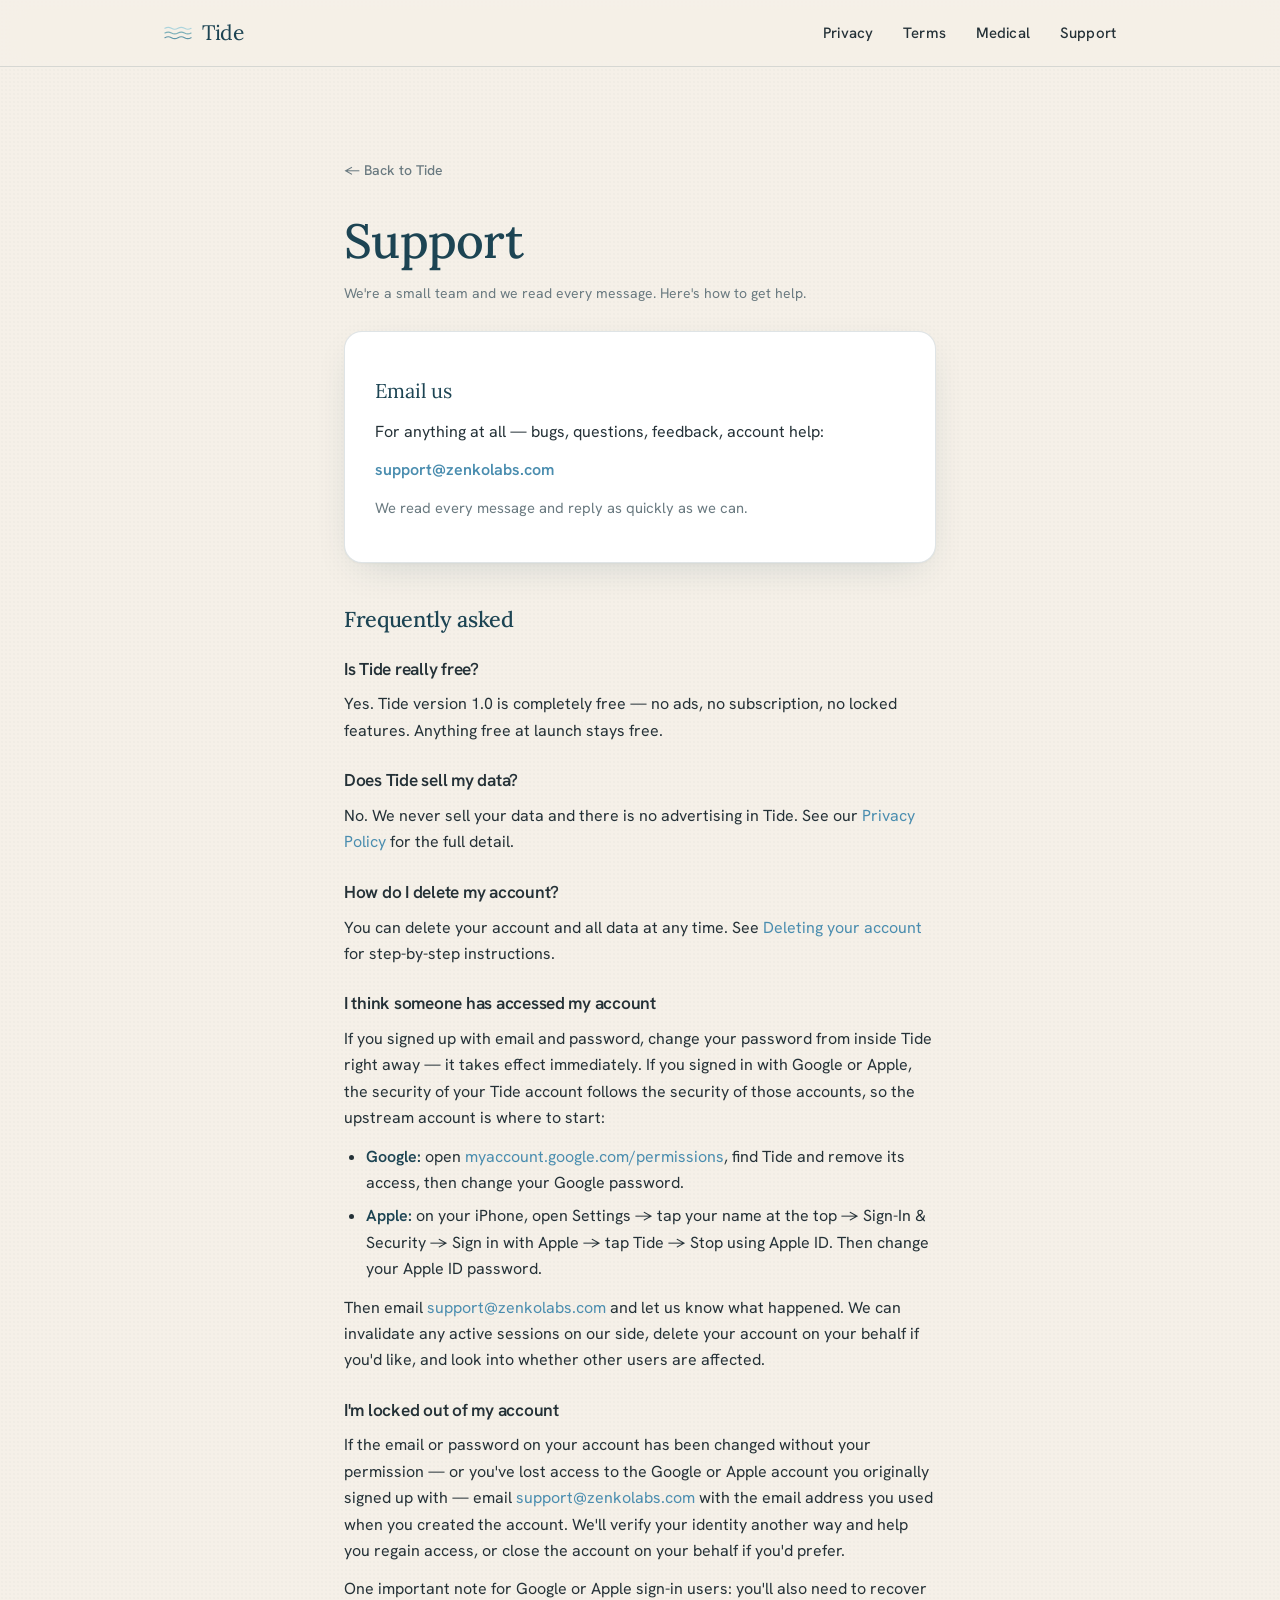
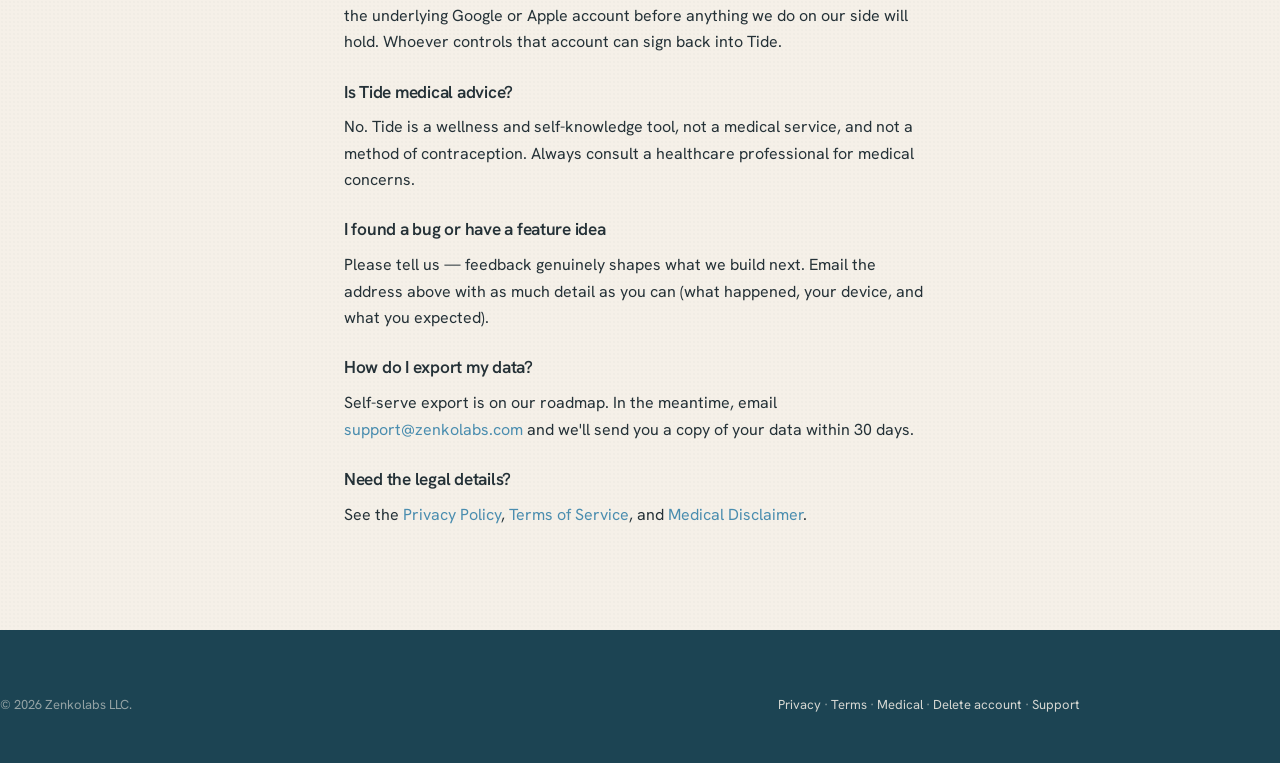
<file: support.html>
<!DOCTYPE html>
<html lang="en">
<head>
<meta charset="UTF-8">
<meta name="viewport" content="width=device-width, initial-scale=1">
<title>Support — Tide</title>
<meta name="description" content="Get help with Tide. Contact, FAQ, and account support.">
<meta name="theme-color" content="#7BAFB8">
<link rel="icon" type="image/x-icon" href="/favicon.ico">
<link rel="icon" type="image/png" sizes="32x32" href="/favicon-32x32.png">
<link rel="icon" type="image/png" sizes="16x16" href="/favicon-16x16.png">
<link rel="apple-touch-icon" sizes="180x180" href="/apple-touch-icon.png">
<link rel="manifest" href="/site.webmanifest">
<link rel="stylesheet" href="assets/styles.css">
</head>
<body>

<nav class="nav">
  <div class="wrap nav-inner">
    <a href="index.html" class="brand">
      <svg width="28" height="14" viewBox="0 0 60 30" fill="none">
        <path d="M2 5 Q 9 1 16 5 T 30 5 T 44 5 T 58 5" stroke="#ACD4DC" stroke-width="2.5" fill="none" stroke-linecap="round"/>
        <path d="M2 15 Q 9 11 16 15 T 30 15 T 44 15 T 58 15" stroke="#7BAFB8" stroke-width="2.5" fill="none" stroke-linecap="round"/>
        <path d="M2 25 Q 9 21 16 25 T 30 25 T 44 25 T 58 25" stroke="#5F96A8" stroke-width="2.5" fill="none" stroke-linecap="round"/>
      </svg>
      Tide
    </a>
    <div class="nav-links">
      <a href="privacy.html" class="hide-sm">Privacy</a>
      <a href="terms.html" class="hide-sm">Terms</a>
      <a href="medical-disclaimer.html" class="hide-sm">Medical</a>
      <a href="support.html">Support</a>
    </div>
  </div>
</nav>

<div class="doc">
  <div class="wrap narrow">
    <a href="index.html" class="back-home">← Back to Tide</a>
    <h1>Support</h1>
    <p class="meta">We're a small team and we read every message. Here's how to get help.</p>

    <div class="contact-card" id="contact">
      <p style="font-family:var(--serif); font-size:1.25rem; color:var(--deep); margin-bottom:6px;">Email us</p>
      <p>For anything at all — bugs, questions, feedback, account help:</p>
      <p style="margin-top:8px;"><a href="mailto:support@zenkolabs.com">support@zenkolabs.com</a></p>
      <p style="color:var(--muted); font-size:0.92rem; margin-top:8px;">We read every message and reply as quickly as we can.</p>
    </div>

    <h2>Frequently asked</h2>

    <h3>Is Tide really free?</h3>
    <p>Yes. Tide version 1.0 is completely free — no ads, no subscription, no locked features. Anything free at launch stays free.</p>

    <h3>Does Tide sell my data?</h3>
    <p>No. We never sell your data and there is no advertising in Tide. See our <a href="privacy.html">Privacy Policy</a> for the full detail.</p>

    <h3>How do I delete my account?</h3>
    <p>You can delete your account and all data at any time. See <a href="delete-account.html">Deleting your account</a> for step-by-step instructions.</p>

    <h3>I think someone has accessed my account</h3>
    <p>If you signed up with email and password, change your password from inside Tide right away — it takes effect immediately. If you signed in with Google or Apple, the security of your Tide account follows the security of those accounts, so the upstream account is where to start:</p>
    <ul>
      <li><strong>Google:</strong> open <a href="https://myaccount.google.com/permissions">myaccount.google.com/permissions</a>, find Tide and remove its access, then change your Google password.</li>
      <li><strong>Apple:</strong> on your iPhone, open Settings → tap your name at the top → Sign-In &amp; Security → Sign in with Apple → tap Tide → Stop using Apple ID. Then change your Apple ID password.</li>
    </ul>
    <p>Then email <a href="mailto:support@zenkolabs.com">support@zenkolabs.com</a> and let us know what happened. We can invalidate any active sessions on our side, delete your account on your behalf if you'd like, and look into whether other users are affected.</p>

    <h3>I'm locked out of my account</h3>
    <p>If the email or password on your account has been changed without your permission — or you've lost access to the Google or Apple account you originally signed up with — email <a href="mailto:support@zenkolabs.com">support@zenkolabs.com</a> with the email address you used when you created the account. We'll verify your identity another way and help you regain access, or close the account on your behalf if you'd prefer.</p>
    <p>One important note for Google or Apple sign-in users: you'll also need to recover the underlying Google or Apple account before anything we do on our side will hold. Whoever controls that account can sign back into Tide.</p>

    <h3>Is Tide medical advice?</h3>
    <p>No. Tide is a wellness and self-knowledge tool, not a medical service, and not a method of contraception. Always consult a healthcare professional for medical concerns.</p>

    <h3>I found a bug or have a feature idea</h3>
    <p>Please tell us — feedback genuinely shapes what we build next. Email the address above with as much detail as you can (what happened, your device, and what you expected).</p>

    <h3>How do I export my data?</h3>
    <p>Self-serve export is on our roadmap. In the meantime, email <a href="mailto:support@zenkolabs.com">support@zenkolabs.com</a> and we'll send you a copy of your data within 30 days.</p>

    <h3>Need the legal details?</h3>
    <p>See the <a href="privacy.html">Privacy Policy</a>, <a href="terms.html">Terms of Service</a>, and <a href="medical-disclaimer.html">Medical Disclaimer</a>.</p>
  </div>
</div>

<footer class="footer">
  <div class="wrap footer-bottom" style="border:0; margin:0; padding:0;">
    <span>© <span id="yr"></span> Zenkolabs LLC.</span>
    <span><a href="privacy.html">Privacy</a> · <a href="terms.html">Terms</a> · <a href="medical-disclaimer.html">Medical</a> · <a href="delete-account.html">Delete account</a> · <a href="support.html">Support</a></span>
  </div>
</footer>
<script>document.getElementById('yr').textContent=new Date().getFullYear();</script>
</body>
</html>
</file>
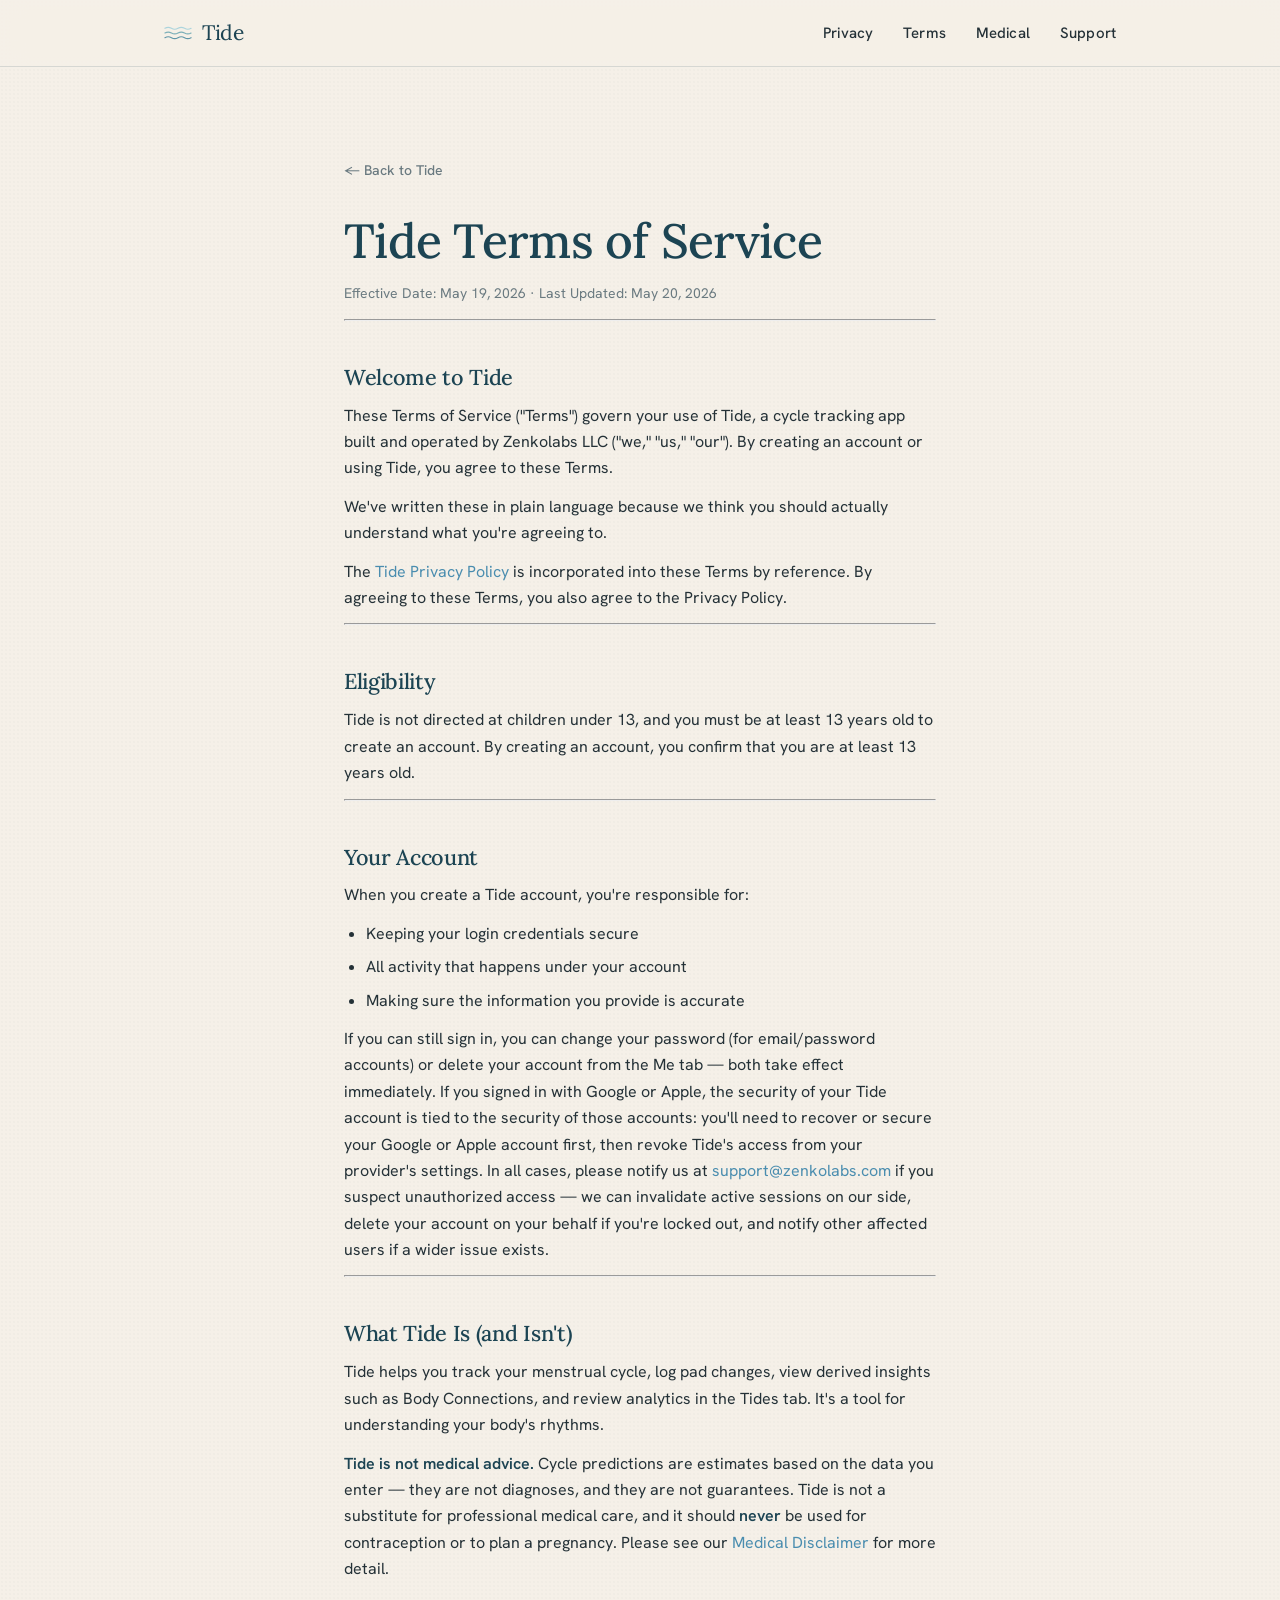
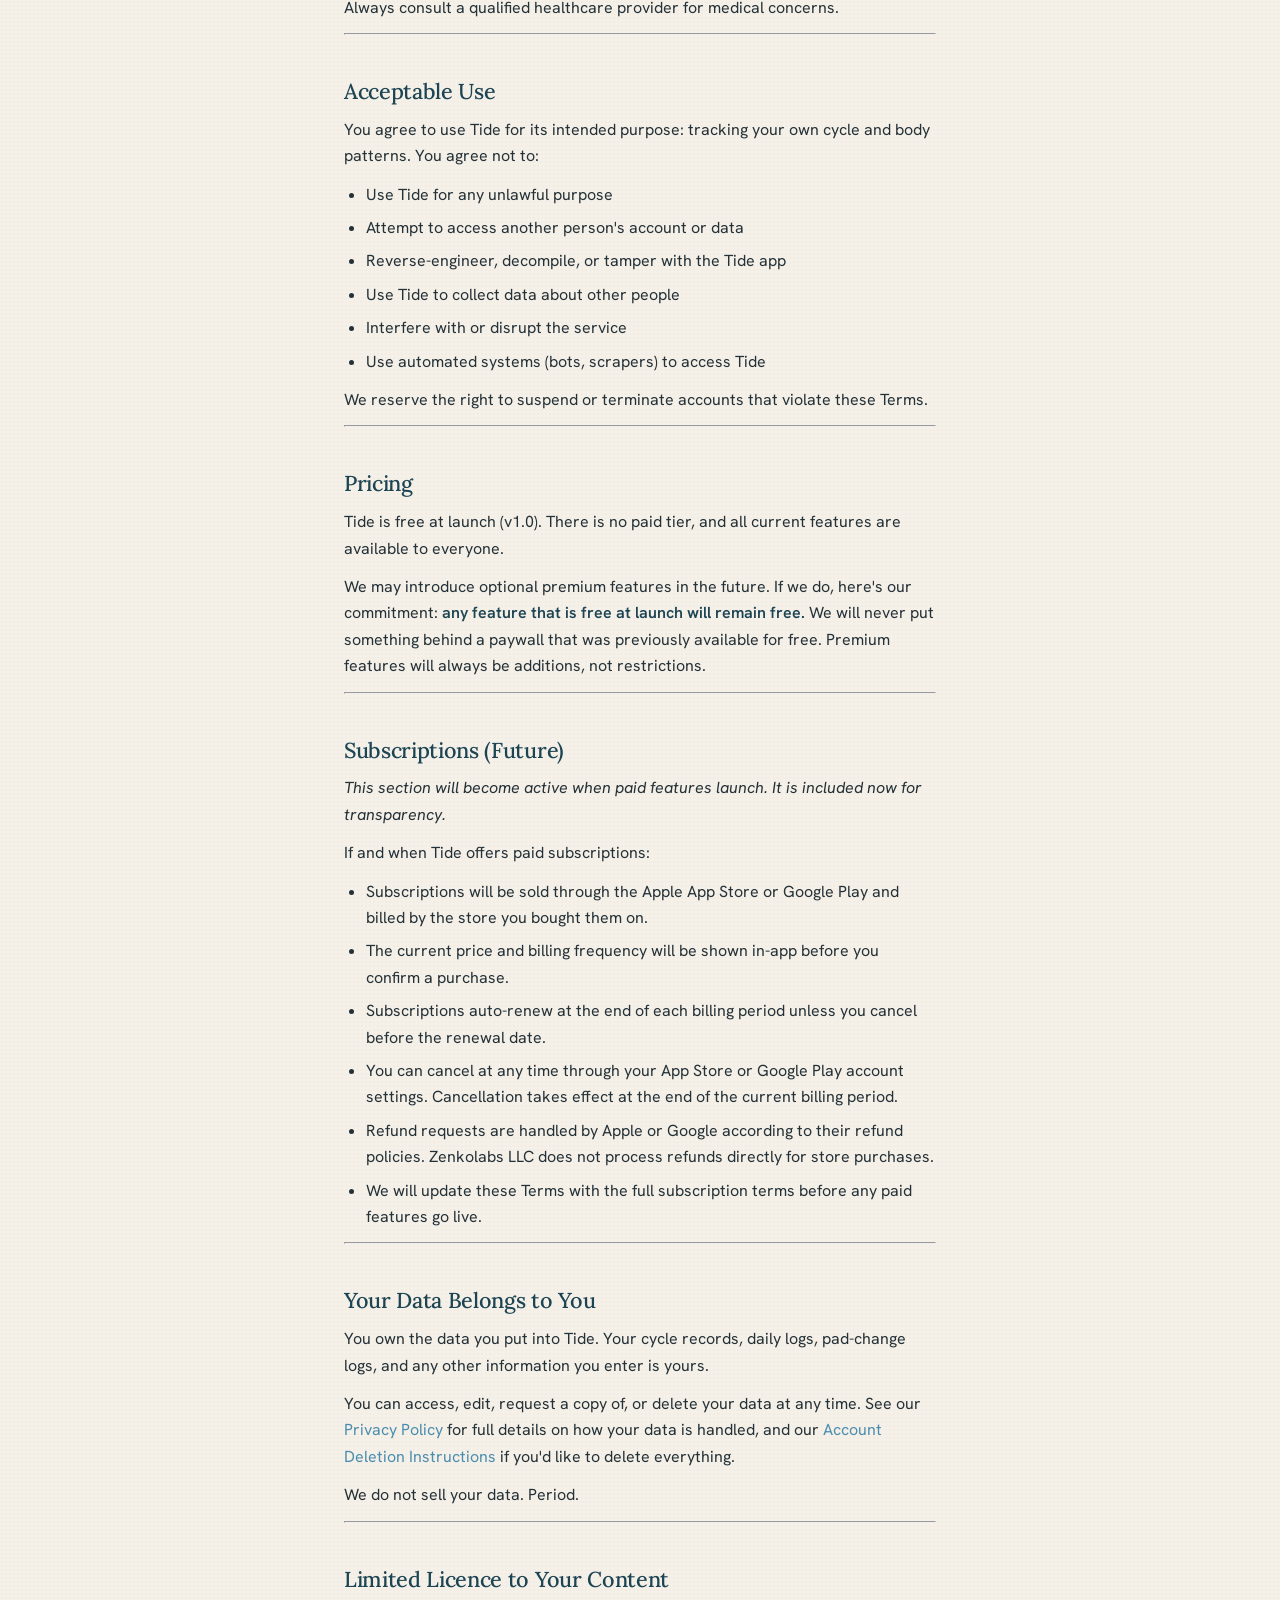
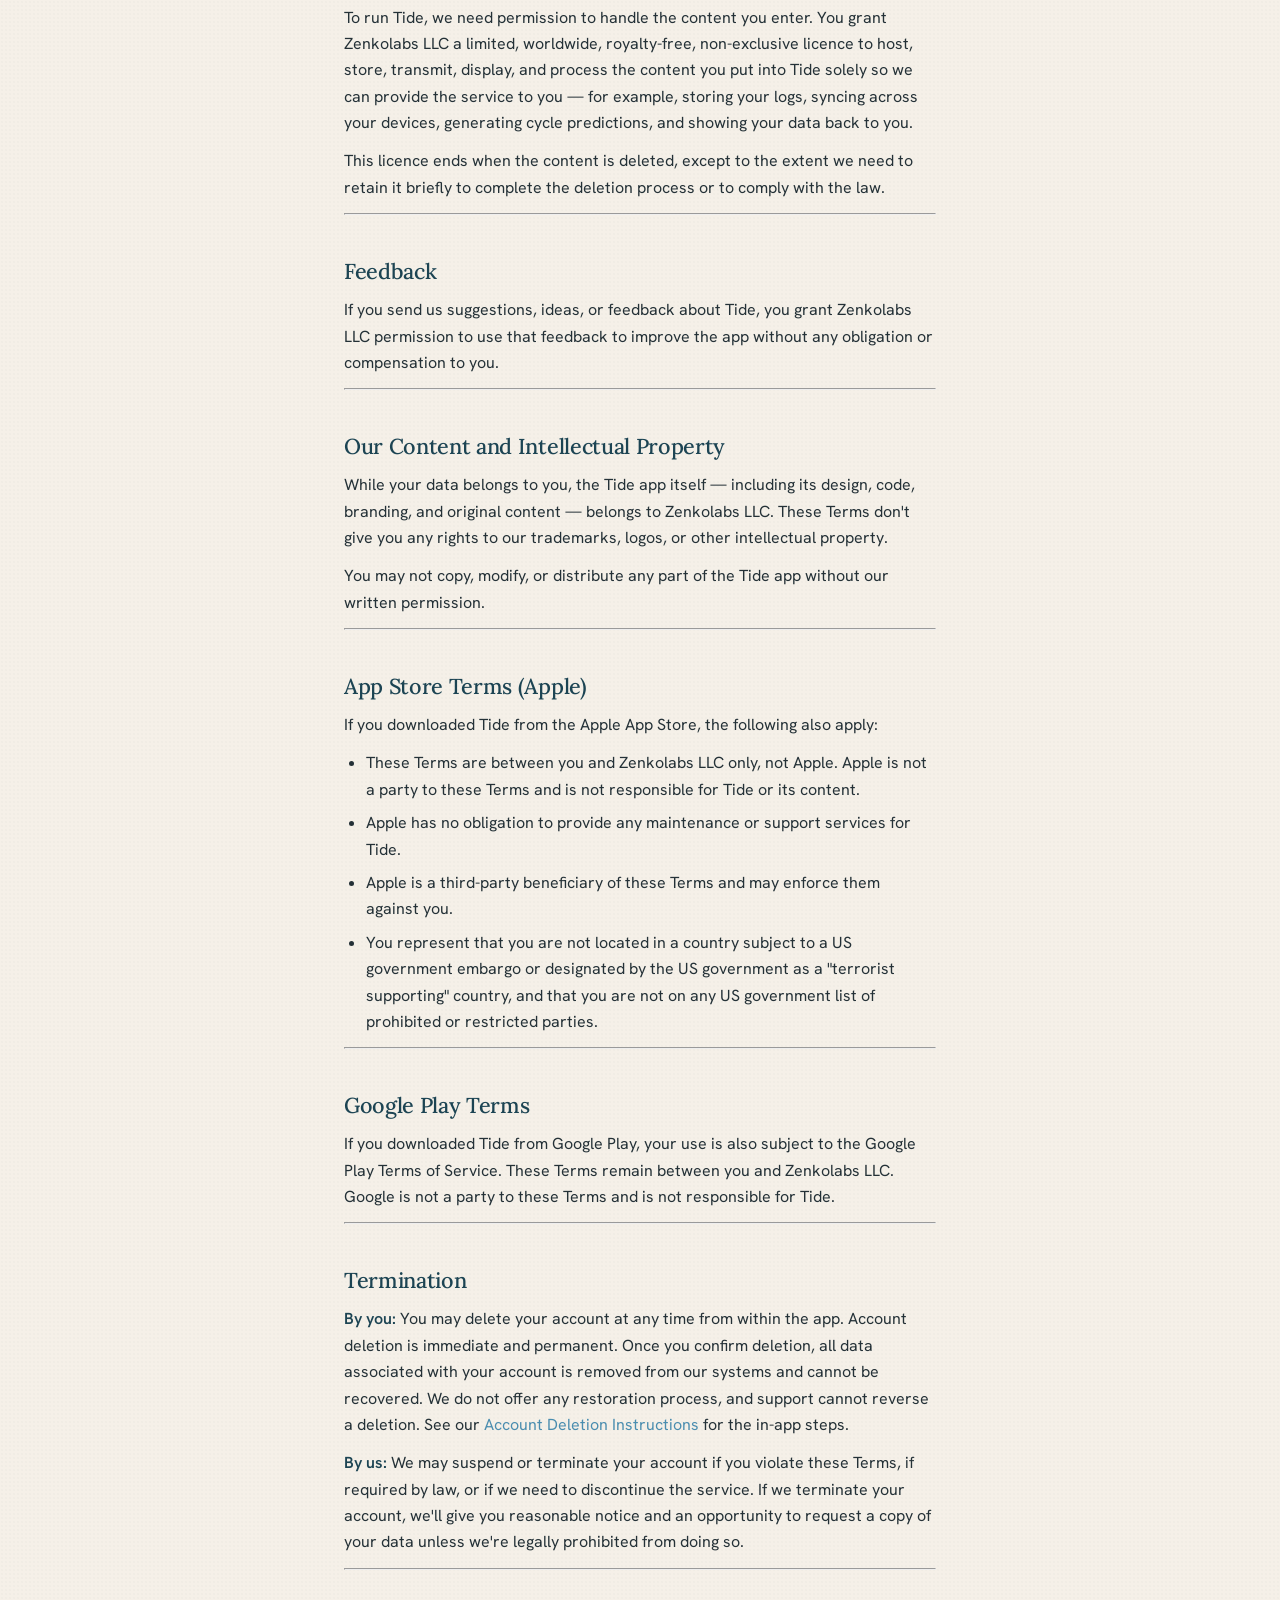
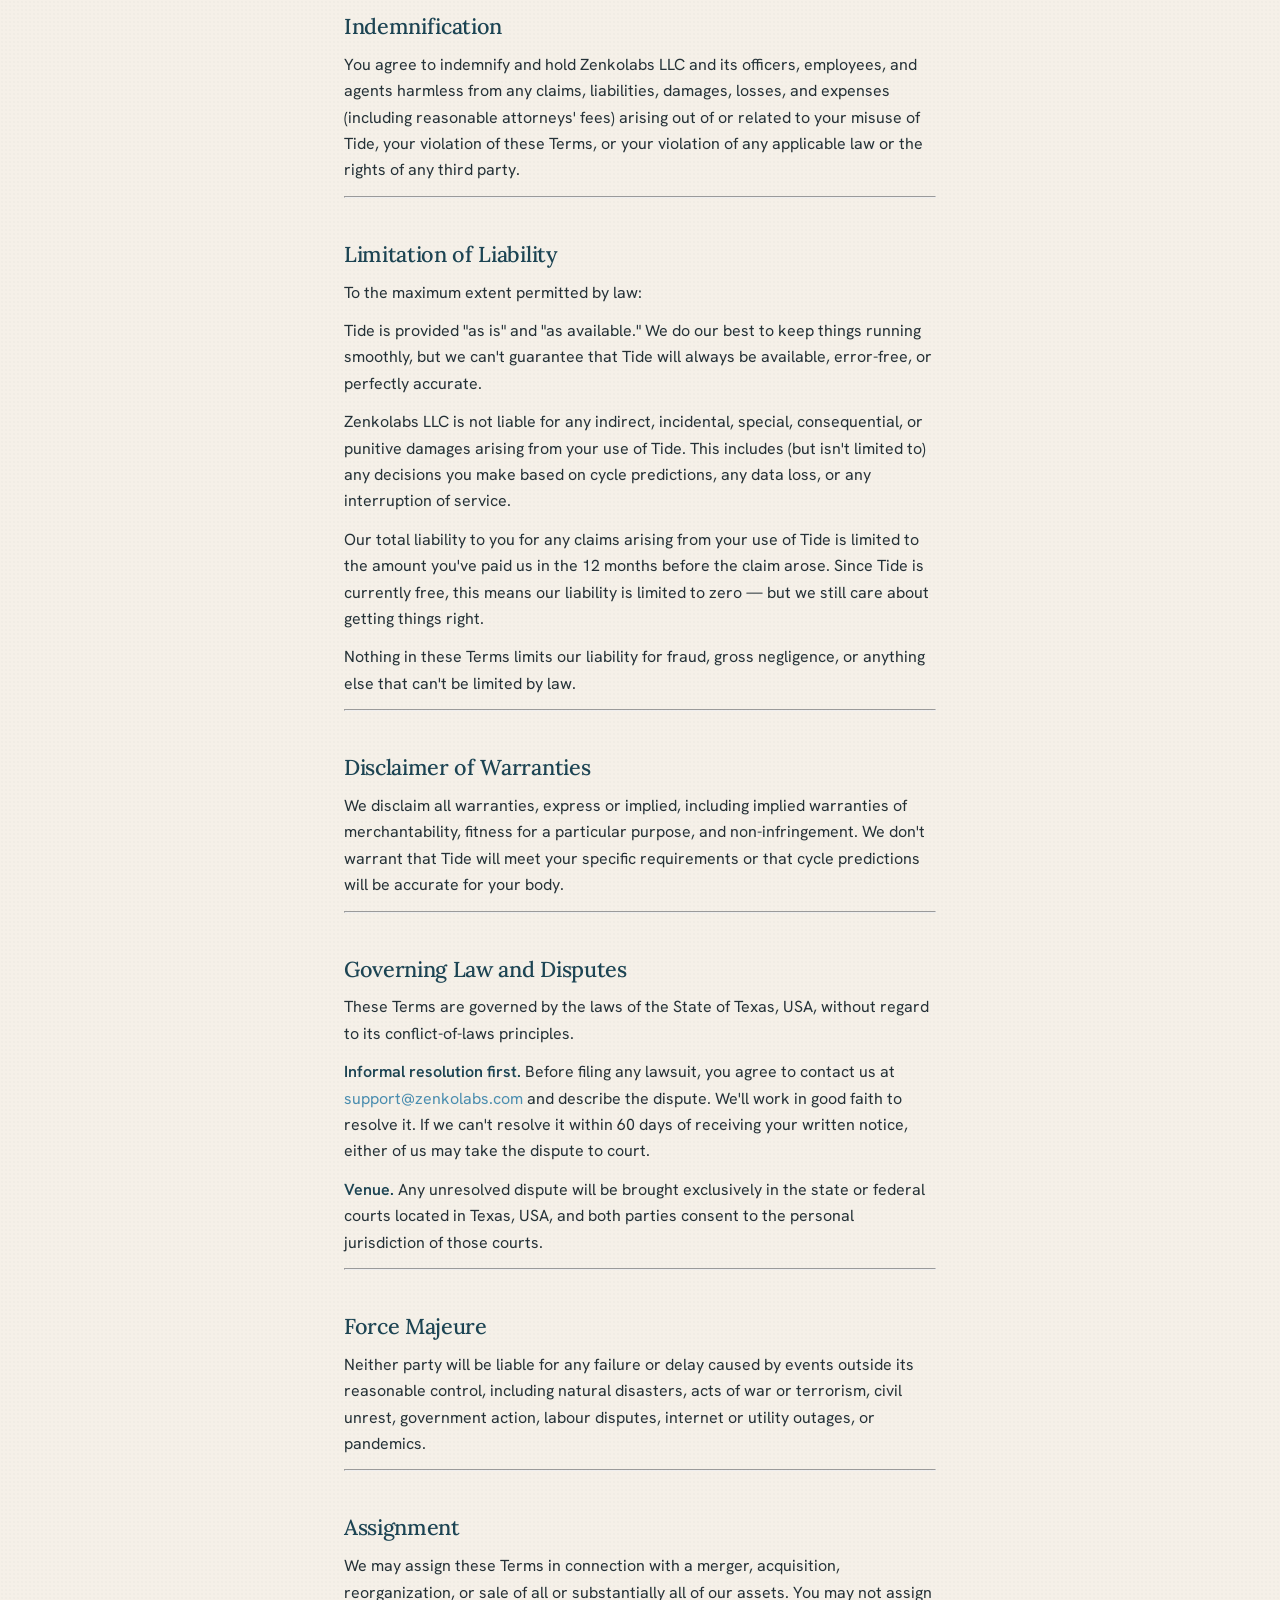
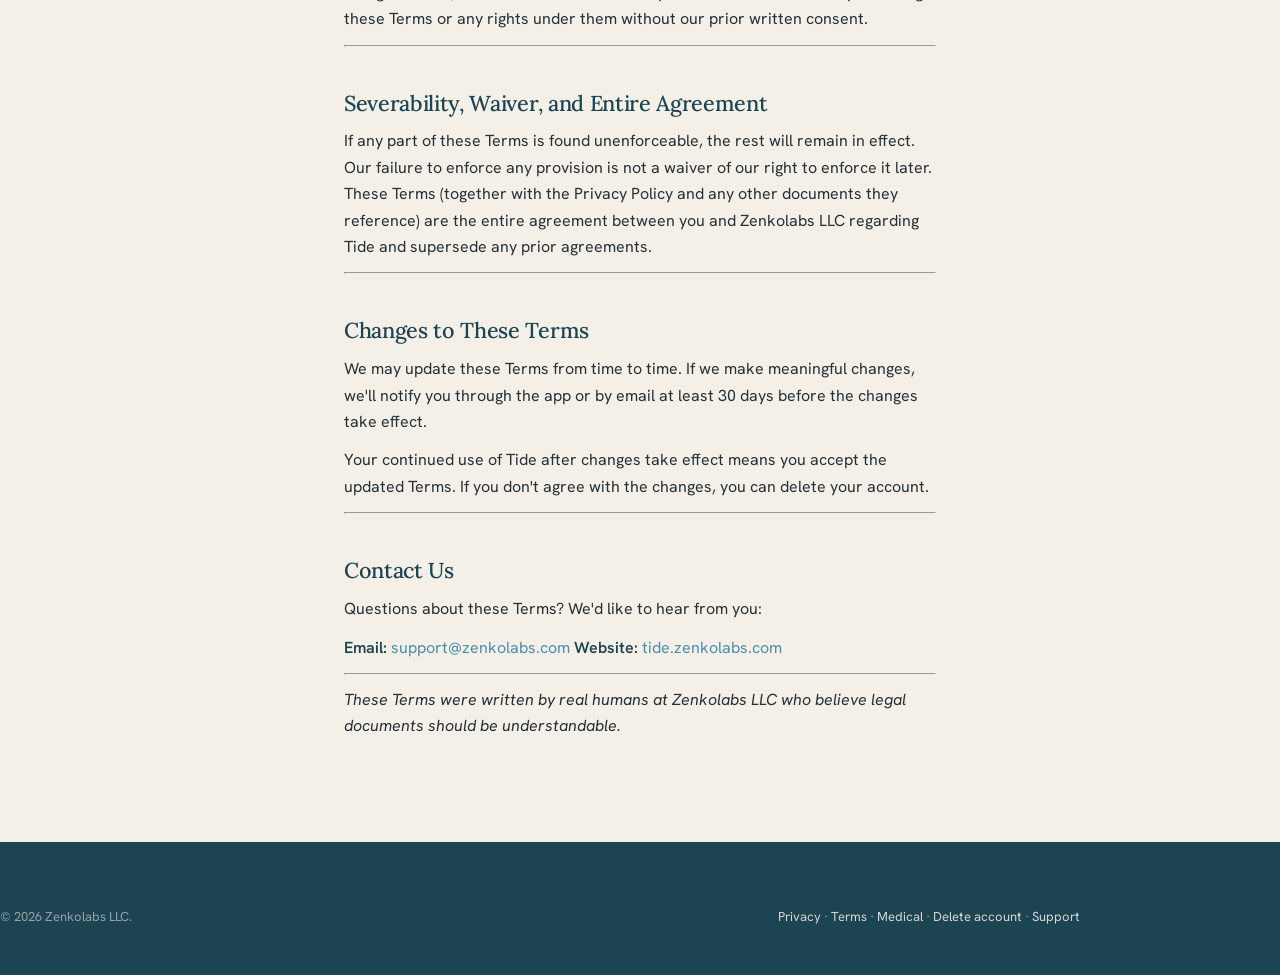
<file: terms.html>
<!DOCTYPE html>
<html lang="en">
<head>
<meta charset="UTF-8">
<meta name="viewport" content="width=device-width, initial-scale=1">
<title>Terms of Service — Tide</title>
<meta name="description" content="Tide Terms of Service for Tide, the private cycle tracker by Zenkolabs LLC.">
<meta name="theme-color" content="#7BAFB8">
<link rel="icon" type="image/x-icon" href="/favicon.ico">
<link rel="icon" type="image/png" sizes="32x32" href="/favicon-32x32.png">
<link rel="icon" type="image/png" sizes="16x16" href="/favicon-16x16.png">
<link rel="apple-touch-icon" sizes="180x180" href="/apple-touch-icon.png">
<link rel="manifest" href="/site.webmanifest">
<link rel="stylesheet" href="assets/styles.css">
</head>
<body>
<nav class="nav">
  <div class="wrap nav-inner">
    <a href="index.html" class="brand">
      <svg width="28" height="14" viewBox="0 0 60 30" fill="none">
        <path d="M2 5 Q 9 1 16 5 T 30 5 T 44 5 T 58 5" stroke="#ACD4DC" stroke-width="2.5" fill="none" stroke-linecap="round"/>
        <path d="M2 15 Q 9 11 16 15 T 30 15 T 44 15 T 58 15" stroke="#7BAFB8" stroke-width="2.5" fill="none" stroke-linecap="round"/>
        <path d="M2 25 Q 9 21 16 25 T 30 25 T 44 25 T 58 25" stroke="#5F96A8" stroke-width="2.5" fill="none" stroke-linecap="round"/>
      </svg>
      Tide
    </a>
    <div class="nav-links">
      <a href="privacy.html" class="hide-sm">Privacy</a>
      <a href="terms.html" class="hide-sm">Terms</a>
      <a href="medical-disclaimer.html" class="hide-sm">Medical</a>
      <a href="support.html">Support</a>
    </div>
  </div>
</nav>
<div class="doc">
  <div class="wrap narrow">
    <a href="index.html" class="back-home">← Back to Tide</a>
    <h1>Tide Terms of Service</h1>
    <p class="meta">Effective Date: May 19, 2026 · Last Updated: May 20, 2026</p>
    <hr />
<h2>Welcome to Tide</h2>
<p>These Terms of Service ("Terms") govern your use of Tide, a cycle tracking app built and operated by Zenkolabs LLC ("we," "us," "our"). By creating an account or using Tide, you agree to these Terms.</p>
<p>We've written these in plain language because we think you should actually understand what you're agreeing to.</p>
<p>The <a href="privacy.html">Tide Privacy Policy</a> is incorporated into these Terms by reference. By agreeing to these Terms, you also agree to the Privacy Policy.</p>
<hr />
<h2>Eligibility</h2>
<p>Tide is not directed at children under 13, and you must be at least 13 years old to create an account. By creating an account, you confirm that you are at least 13 years old.</p>
<hr />
<h2>Your Account</h2>
<p>When you create a Tide account, you're responsible for:</p>
<ul>
<li>Keeping your login credentials secure</li>
<li>All activity that happens under your account</li>
<li>Making sure the information you provide is accurate</li>
</ul>
<p>If you can still sign in, you can change your password (for email/password accounts) or delete your account from the Me tab — both take effect immediately. If you signed in with Google or Apple, the security of your Tide account is tied to the security of those accounts: you'll need to recover or secure your Google or Apple account first, then revoke Tide's access from your provider's settings. In all cases, please notify us at <a href="mailto:support@zenkolabs.com">support@zenkolabs.com</a> if you suspect unauthorized access — we can invalidate active sessions on our side, delete your account on your behalf if you're locked out, and notify other affected users if a wider issue exists.</p>
<hr />
<h2>What Tide Is (and Isn't)</h2>
<p>Tide helps you track your menstrual cycle, log pad changes, view derived insights such as Body Connections, and review analytics in the Tides tab. It's a tool for understanding your body's rhythms.</p>
<p><strong>Tide is not medical advice.</strong> Cycle predictions are estimates based on the data you enter — they are not diagnoses, and they are not guarantees. Tide is not a substitute for professional medical care, and it should <strong>never</strong> be used for contraception or to plan a pregnancy. Please see our <a href="medical-disclaimer.html">Medical Disclaimer</a> for more detail.</p>
<p>Always consult a qualified healthcare provider for medical concerns.</p>
<hr />
<h2>Acceptable Use</h2>
<p>You agree to use Tide for its intended purpose: tracking your own cycle and body patterns. You agree not to:</p>
<ul>
<li>Use Tide for any unlawful purpose</li>
<li>Attempt to access another person's account or data</li>
<li>Reverse-engineer, decompile, or tamper with the Tide app</li>
<li>Use Tide to collect data about other people</li>
<li>Interfere with or disrupt the service</li>
<li>Use automated systems (bots, scrapers) to access Tide</li>
</ul>
<p>We reserve the right to suspend or terminate accounts that violate these Terms.</p>
<hr />
<h2>Pricing</h2>
<p>Tide is free at launch (v1.0). There is no paid tier, and all current features are available to everyone.</p>
<p>We may introduce optional premium features in the future. If we do, here's our commitment: <strong>any feature that is free at launch will remain free.</strong> We will never put something behind a paywall that was previously available for free. Premium features will always be additions, not restrictions.</p>
<hr />
<h2>Subscriptions (Future)</h2>
<p><em>This section will become active when paid features launch. It is included now for transparency.</em></p>
<p>If and when Tide offers paid subscriptions:</p>
<ul>
<li>Subscriptions will be sold through the Apple App Store or Google Play and billed by the store you bought them on.</li>
<li>The current price and billing frequency will be shown in-app before you confirm a purchase.</li>
<li>Subscriptions auto-renew at the end of each billing period unless you cancel before the renewal date.</li>
<li>You can cancel at any time through your App Store or Google Play account settings. Cancellation takes effect at the end of the current billing period.</li>
<li>Refund requests are handled by Apple or Google according to their refund policies. Zenkolabs LLC does not process refunds directly for store purchases.</li>
<li>We will update these Terms with the full subscription terms before any paid features go live.</li>
</ul>
<hr />
<h2>Your Data Belongs to You</h2>
<p>You own the data you put into Tide. Your cycle records, daily logs, pad-change logs, and any other information you enter is yours.</p>
<p>You can access, edit, request a copy of, or delete your data at any time. See our <a href="privacy.html">Privacy Policy</a> for full details on how your data is handled, and our <a href="delete-account.html">Account Deletion Instructions</a> if you'd like to delete everything.</p>
<p>We do not sell your data. Period.</p>
<hr />
<h2>Limited Licence to Your Content</h2>
<p>To run Tide, we need permission to handle the content you enter. You grant Zenkolabs LLC a limited, worldwide, royalty-free, non-exclusive licence to host, store, transmit, display, and process the content you put into Tide solely so we can provide the service to you — for example, storing your logs, syncing across your devices, generating cycle predictions, and showing your data back to you.</p>
<p>This licence ends when the content is deleted, except to the extent we need to retain it briefly to complete the deletion process or to comply with the law.</p>
<hr />
<h2>Feedback</h2>
<p>If you send us suggestions, ideas, or feedback about Tide, you grant Zenkolabs LLC permission to use that feedback to improve the app without any obligation or compensation to you.</p>
<hr />
<h2>Our Content and Intellectual Property</h2>
<p>While your data belongs to you, the Tide app itself — including its design, code, branding, and original content — belongs to Zenkolabs LLC. These Terms don't give you any rights to our trademarks, logos, or other intellectual property.</p>
<p>You may not copy, modify, or distribute any part of the Tide app without our written permission.</p>
<hr />
<h2>App Store Terms (Apple)</h2>
<p>If you downloaded Tide from the Apple App Store, the following also apply:</p>
<ul>
<li>These Terms are between you and Zenkolabs LLC only, not Apple. Apple is not a party to these Terms and is not responsible for Tide or its content.</li>
<li>Apple has no obligation to provide any maintenance or support services for Tide.</li>
<li>Apple is a third-party beneficiary of these Terms and may enforce them against you.</li>
<li>You represent that you are not located in a country subject to a US government embargo or designated by the US government as a "terrorist supporting" country, and that you are not on any US government list of prohibited or restricted parties.</li>
</ul>
<hr />
<h2>Google Play Terms</h2>
<p>If you downloaded Tide from Google Play, your use is also subject to the Google Play Terms of Service. These Terms remain between you and Zenkolabs LLC. Google is not a party to these Terms and is not responsible for Tide.</p>
<hr />
<h2>Termination</h2>
<p><strong>By you:</strong> You may delete your account at any time from within the app. Account deletion is immediate and permanent. Once you confirm deletion, all data associated with your account is removed from our systems and cannot be recovered. We do not offer any restoration process, and support cannot reverse a deletion. See our <a href="delete-account.html">Account Deletion Instructions</a> for the in-app steps.</p>
<p><strong>By us:</strong> We may suspend or terminate your account if you violate these Terms, if required by law, or if we need to discontinue the service. If we terminate your account, we'll give you reasonable notice and an opportunity to request a copy of your data unless we're legally prohibited from doing so.</p>
<hr />
<h2>Indemnification</h2>
<p>You agree to indemnify and hold Zenkolabs LLC and its officers, employees, and agents harmless from any claims, liabilities, damages, losses, and expenses (including reasonable attorneys' fees) arising out of or related to your misuse of Tide, your violation of these Terms, or your violation of any applicable law or the rights of any third party.</p>
<hr />
<h2>Limitation of Liability</h2>
<p>To the maximum extent permitted by law:</p>
<p>Tide is provided "as is" and "as available." We do our best to keep things running smoothly, but we can't guarantee that Tide will always be available, error-free, or perfectly accurate.</p>
<p>Zenkolabs LLC is not liable for any indirect, incidental, special, consequential, or punitive damages arising from your use of Tide. This includes (but isn't limited to) any decisions you make based on cycle predictions, any data loss, or any interruption of service.</p>
<p>Our total liability to you for any claims arising from your use of Tide is limited to the amount you've paid us in the 12 months before the claim arose. Since Tide is currently free, this means our liability is limited to zero — but we still care about getting things right.</p>
<p>Nothing in these Terms limits our liability for fraud, gross negligence, or anything else that can't be limited by law.</p>
<hr />
<h2>Disclaimer of Warranties</h2>
<p>We disclaim all warranties, express or implied, including implied warranties of merchantability, fitness for a particular purpose, and non-infringement. We don't warrant that Tide will meet your specific requirements or that cycle predictions will be accurate for your body.</p>
<hr />
<h2>Governing Law and Disputes</h2>
<p>These Terms are governed by the laws of the State of Texas, USA, without regard to its conflict-of-laws principles.</p>
<p><strong>Informal resolution first.</strong> Before filing any lawsuit, you agree to contact us at <a href="mailto:support@zenkolabs.com">support@zenkolabs.com</a> and describe the dispute. We'll work in good faith to resolve it. If we can't resolve it within 60 days of receiving your written notice, either of us may take the dispute to court.</p>
<p><strong>Venue.</strong> Any unresolved dispute will be brought exclusively in the state or federal courts located in Texas, USA, and both parties consent to the personal jurisdiction of those courts.</p>
<hr />
<h2>Force Majeure</h2>
<p>Neither party will be liable for any failure or delay caused by events outside its reasonable control, including natural disasters, acts of war or terrorism, civil unrest, government action, labour disputes, internet or utility outages, or pandemics.</p>
<hr />
<h2>Assignment</h2>
<p>We may assign these Terms in connection with a merger, acquisition, reorganization, or sale of all or substantially all of our assets. You may not assign these Terms or any rights under them without our prior written consent.</p>
<hr />
<h2>Severability, Waiver, and Entire Agreement</h2>
<p>If any part of these Terms is found unenforceable, the rest will remain in effect. Our failure to enforce any provision is not a waiver of our right to enforce it later. These Terms (together with the Privacy Policy and any other documents they reference) are the entire agreement between you and Zenkolabs LLC regarding Tide and supersede any prior agreements.</p>
<hr />
<h2>Changes to These Terms</h2>
<p>We may update these Terms from time to time. If we make meaningful changes, we'll notify you through the app or by email at least 30 days before the changes take effect.</p>
<p>Your continued use of Tide after changes take effect means you accept the updated Terms. If you don't agree with the changes, you can delete your account.</p>
<hr />
<h2>Contact Us</h2>
<p>Questions about these Terms? We'd like to hear from you:</p>
<p><strong>Email:</strong> <a href="mailto:support@zenkolabs.com">support@zenkolabs.com</a>
<strong>Website:</strong> <a href="https://tide.zenkolabs.com">tide.zenkolabs.com</a></p>
<hr />
<p><em>These Terms were written by real humans at Zenkolabs LLC who believe legal documents should be understandable.</em></p>
  </div>
</div>
<footer class="footer">
  <div class="wrap footer-bottom" style="border:0; margin:0; padding:0;">
    <span>© <span id="yr"></span> Zenkolabs LLC.</span>
    <span><a href="privacy.html">Privacy</a> · <a href="terms.html">Terms</a> · <a href="medical-disclaimer.html">Medical</a> · <a href="delete-account.html">Delete account</a> · <a href="support.html">Support</a></span>
  </div>
</footer>
<script>document.getElementById('yr').textContent=new Date().getFullYear();</script>
</body>
</html>
</file>
<file: assets/styles.css>
/* ============================================================
   Tide — shared design system
   Coastal / tidal language. Calm, trustworthy, editorial.
   ============================================================ */

@import url('https://fonts.googleapis.com/css2?family=Lora:ital,wght@0,400..700;1,400..700&family=Hanken+Grotesk:wght@400;500;600&display=swap');

:root {
  /* Tidal palette — built around the splash blue-teal (#4A8DAF) */
  --deep:        #1C4453;   /* deep water — dark sections, headings */
  --deep-2:      #16363f;   /* deeper trough */
  --tide:        #4A8DAF;   /* primary — the splash color */
  --tide-light:  #7FB1C9;   /* shallow water */
  --tide-pale:   #D9E7EE;   /* foam line */
  --foam:        #F8F9FB;   /* frosted overlay color */
  --parchment:   #F5F0E8;   /* warm interior */
  --sand:        #EBE1CF;   /* tideline sand */
  --ink:         #243137;   /* body text */
  --muted:       #6A7A80;   /* secondary text */
  --line:        rgba(28,68,83,0.14);

  --maxw: 1080px;
  --gut: clamp(20px, 5vw, 64px);

  --serif: 'Lora', Georgia, 'Times New Roman', serif;
  --sans: 'Hanken Grotesk', -apple-system, BlinkMacSystemFont, sans-serif;

  --r: 18px;
  --shadow: 0 1px 2px rgba(28,68,83,0.04), 0 12px 40px -16px rgba(28,68,83,0.22);
}

* { margin: 0; padding: 0; box-sizing: border-box; }

html { scroll-behavior: smooth; -webkit-text-size-adjust: 100%; }

body {
  font-family: var(--sans);
  color: var(--ink);
  background: var(--parchment);
  line-height: 1.65;
  font-size: 17px;
  -webkit-font-smoothing: antialiased;
  text-rendering: optimizeLegibility;
  /* faint grain for warmth */
  background-image:
    radial-gradient(rgba(28,68,83,0.02) 1px, transparent 1px);
  background-size: 4px 4px;
}

::selection { background: var(--tide); color: #fff; }

h1, h2, h3, h4 {
  font-family: var(--serif);
  font-weight: 500;
  line-height: 1.2;
  letter-spacing: -0.015em;
  color: var(--deep);
}

a { color: var(--tide); text-decoration: none; }
a:hover { text-decoration: underline; text-underline-offset: 3px; }

.wrap { max-width: var(--maxw); margin: 0 auto; padding-left: var(--gut); padding-right: var(--gut); }
.narrow { max-width: 720px; }

/* ---------- tideline divider ---------- */
.tideline {
  height: 1px;
  border: 0;
  background: repeating-linear-gradient(90deg,
    var(--line) 0 6px, transparent 6px 12px);
  margin: 0;
}

/* ---------- top nav ---------- */
.nav {
  position: sticky; top: 0; z-index: 50;
  backdrop-filter: saturate(140%) blur(12px);
  -webkit-backdrop-filter: saturate(140%) blur(12px);
  background: rgba(245,240,232,0.78);
  border-bottom: 1px solid var(--line);
}
.nav-inner {
  display: flex; align-items: center; justify-content: space-between;
  height: 66px;
}
.brand {
  display: flex; align-items: center; gap: 10px;
  font-family: var(--serif); font-size: 21px; color: var(--deep);
  letter-spacing: -0.02em; font-weight: 420;
}
.brand:hover { text-decoration: none; }
.brand svg { display: block; }
.nav-links { display: flex; gap: 30px; align-items: center; }
.nav-links a {
  color: var(--ink); font-size: 15px; font-weight: 500;
  letter-spacing: 0.01em;
}
.nav-links a:hover { color: var(--tide); text-decoration: none; }
@media (max-width: 680px) {
  .nav-links { gap: 18px; }
  .nav-links a.hide-sm { display: none; }
}

/* ---------- hero ---------- */
.hero {
  position: relative; overflow: hidden;
  background:
    linear-gradient(180deg, #6FA7C0 0%, var(--tide) 38%, var(--deep) 100%);
  color: #fff;
  padding: clamp(80px, 14vw, 150px) 0 0;
}
.hero h1 {
  color: #fff;
  font-size: clamp(2.6rem, 6.4vw, 4.6rem);
  font-weight: 500;
  max-width: 14ch;
  letter-spacing: -0.02em;
}
.hero .eyebrow {
  text-transform: uppercase; letter-spacing: 0.28em;
  font-size: 12px; font-weight: 600;
  color: var(--tide-pale); margin-bottom: 22px;
}
.hero p.lede {
  font-size: clamp(1.05rem, 2.2vw, 1.3rem);
  color: rgba(255,255,255,0.86);
  max-width: 46ch; margin: 26px 0 0;
  font-weight: 400;
}
.hero-cta { display: flex; gap: 14px; flex-wrap: wrap; margin-top: 38px; }

.btn {
  display: inline-flex; align-items: center; gap: 9px;
  padding: 14px 26px; border-radius: 999px;
  font-family: var(--sans); font-weight: 600; font-size: 15px;
  letter-spacing: 0.01em; cursor: pointer; border: 0;
  transition: transform .18s ease, box-shadow .18s ease, background .18s ease;
}
.btn:hover { text-decoration: none; transform: translateY(-2px); }
.btn-primary { background: var(--parchment); color: var(--deep); }
.btn-primary:hover { box-shadow: 0 14px 30px -12px rgba(0,0,0,0.45); }
.btn-ghost { background: transparent; color: #fff; border: 1px solid rgba(255,255,255,0.45); }
.btn-ghost:hover { background: rgba(255,255,255,0.10); }

/* hero wave */
.hero-wave { display: block; width: 100%; height: auto; margin-top: 60px; }
.hero-wave path { fill: var(--parchment); }

/* gentle drifting bubbles */
.drift { position: absolute; inset: 0; pointer-events: none; opacity: .5; }
.drift span {
  position: absolute; bottom: -40px; border-radius: 50%;
  background: rgba(255,255,255,0.16);
  animation: rise linear infinite;
}
@keyframes rise {
  to { transform: translateY(-115vh) translateX(24px); opacity: 0; }
}
@media (prefers-reduced-motion: reduce) {
  .drift { display: none; }
  html { scroll-behavior: auto; }
}

/* ---------- sections ---------- */
section { padding: clamp(64px, 11vw, 120px) 0; }
.section-eyebrow {
  text-transform: uppercase; letter-spacing: 0.26em;
  font-size: 12px; font-weight: 600; color: var(--tide);
  margin-bottom: 16px;
}
.section-title { font-size: clamp(1.9rem, 4.6vw, 3rem); max-width: 18ch; }
.section-lead { color: var(--muted); font-size: 1.12rem; max-width: 56ch; margin-top: 20px; }

/* feature grid */
.features {
  display: grid; grid-template-columns: repeat(3, 1fr);
  gap: 26px; margin-top: 58px;
}
@media (max-width: 860px) { .features { grid-template-columns: 1fr; } }
.feature {
  background: #fff; border: 1px solid var(--line);
  border-radius: var(--r); padding: 34px 30px;
  box-shadow: var(--shadow);
}
.feature .ic {
  width: 44px; height: 44px; border-radius: 12px;
  display: grid; place-items: center; margin-bottom: 20px;
  background: var(--tide-pale); color: var(--deep);
}
.feature h3 { font-size: 1.35rem; margin-bottom: 10px; }
.feature p { color: var(--muted); font-size: 0.98rem; }

/* dark "ethos" band */
.band {
  background: linear-gradient(170deg, var(--deep) 0%, var(--deep-2) 100%);
  color: var(--parchment);
}
.band .section-title, .band h2, .band h3 { color: #fff; }
.band .section-eyebrow { color: var(--tide-light); }
.band p { color: rgba(245,240,232,0.78); }
.pledge { display: grid; grid-template-columns: repeat(2,1fr); gap: 30px 50px; margin-top: 54px; }
@media (max-width: 760px){ .pledge { grid-template-columns: 1fr; } }
.pledge .item { padding-left: 22px; border-left: 2px solid var(--tide); }
.pledge .item h3 { font-size: 1.2rem; margin-bottom: 8px; }
.pledge .item p { font-size: 0.98rem; }

/* phase → season strip */
.phases { display:grid; grid-template-columns: repeat(4,1fr); gap:0; margin-top:54px; border-radius: var(--r); overflow:hidden; border:1px solid var(--line); }
@media (max-width:760px){ .phases{ grid-template-columns:1fr 1fr; } }
.phase { padding:30px 24px; color:#fff; }
.phase:nth-child(1){ background:#5C93AC; }
.phase:nth-child(2){ background:#4A8DAF; }
.phase:nth-child(3){ background:#356E89; }
.phase:nth-child(4){ background:#26566A; }
.phase span { font-size:12px; letter-spacing:0.22em; text-transform:uppercase; opacity:.8; }
.phase h4 { color:#fff; font-size:1.25rem; margin:10px 0 6px; }
.phase p { font-size:0.92rem; color:rgba(255,255,255,0.82); }

/* founder note */
.founder { background: var(--foam); border:1px solid var(--line); border-radius: var(--r); padding: clamp(36px, 6vw, 64px); box-shadow: var(--shadow); }
.founder .quote { font-family: var(--serif); font-size: clamp(1.3rem,3vw,1.9rem); font-weight:400; color: var(--deep); line-height:1.4; letter-spacing:-0.01em; }
.founder .sig { margin-top: 28px; color: var(--muted); font-size:0.95rem; }
.draft-flag { display:inline-block; margin-top:18px; font-size:12px; letter-spacing:0.06em; color:#9A6A1E; background:#FBF0DA; border:1px solid #E9D4A6; padding:5px 11px; border-radius:999px; }

/* ---------- legal / content pages ---------- */
.doc { padding: clamp(48px, 8vw, 88px) 0 90px; }
.doc h1 { font-size: clamp(2rem, 5vw, 3rem); margin-bottom: 10px; }
.doc .meta { color: var(--muted); font-size: 14px; margin-bottom: 14px; }
.doc h2 { font-size: 1.35rem; margin: 44px 0 12px; }
.doc h3 { font-size: 1.08rem; margin: 26px 0 8px; font-family: var(--sans); font-weight:600; color: var(--ink); }
.doc p, .doc li { color: var(--ink); font-size: 1rem; }
.doc p { margin: 12px 0; }
.doc ul, .doc ol { margin: 12px 0 12px 22px; }
.doc li { margin: 7px 0; }
.doc strong { color: var(--deep); font-weight: 600; }
.callout {
  background: var(--foam); border: 1px solid var(--line);
  border-left: 3px solid var(--tide);
  border-radius: 12px; padding: 18px 22px; margin: 24px 0;
  font-size: 0.96rem; color: var(--muted);
}
.contact-card {
  background:#fff; border:1px solid var(--line); border-radius: var(--r);
  padding: 30px; box-shadow: var(--shadow); margin-top: 26px;
}
.contact-card a { font-weight: 600; }

.steps { counter-reset: s; list-style: none; margin-left: 0 !important; }
.steps li {
  counter-increment: s; position: relative;
  padding: 14px 0 14px 52px; border-bottom: 1px solid var(--line);
}
.steps li::before {
  content: counter(s); position: absolute; left: 0; top: 12px;
  width: 32px; height: 32px; border-radius: 50%;
  background: var(--tide-pale); color: var(--deep);
  display: grid; place-items: center; font-weight: 700; font-size: 14px;
  font-family: var(--sans);
}

/* ---------- footer ---------- */
.footer {
  background: var(--deep); color: rgba(245,240,232,0.72);
  padding: 64px 0 48px; font-size: 14px;
}
.footer a { color: rgba(245,240,232,0.86); }
.footer a:hover { color: #fff; }
.footer-top { display: flex; justify-content: space-between; gap: 40px; flex-wrap: wrap; }
.footer .brand { color: #fff; }
.footer-cols { display: flex; gap: 60px; flex-wrap: wrap; }
.footer-cols h4 { color: #fff; font-family: var(--sans); font-size: 13px; text-transform: uppercase; letter-spacing: 0.16em; margin-bottom: 14px; font-weight: 600; }
.footer-cols ul { list-style: none; }
.footer-cols li { margin: 9px 0; }
.footer-bottom {
  margin-top: 48px; padding-top: 26px; border-top: 1px solid rgba(255,255,255,0.12);
  display: flex; justify-content: space-between; gap: 16px; flex-wrap: wrap;
  font-size: 13px; color: rgba(245,240,232,0.55);
}

/* reveal on scroll — only hidden when JS is active AND motion is allowed,
   so no-JS users and reduced-motion users always see content */
.reveal { opacity: 1; transform: none; }
.js .reveal { opacity: 0; transform: translateY(22px); transition: opacity .7s ease, transform .7s ease; }
.js .reveal.in { opacity: 1; transform: none; }
@media (prefers-reduced-motion: reduce) {
  .js .reveal { opacity: 1 !important; transform: none !important; }
}

.back-home { display:inline-flex; align-items:center; gap:7px; color: var(--muted); font-size:14px; font-weight:500; margin-bottom: 30px; }
.back-home:hover { color: var(--tide); text-decoration:none; }
</file>
